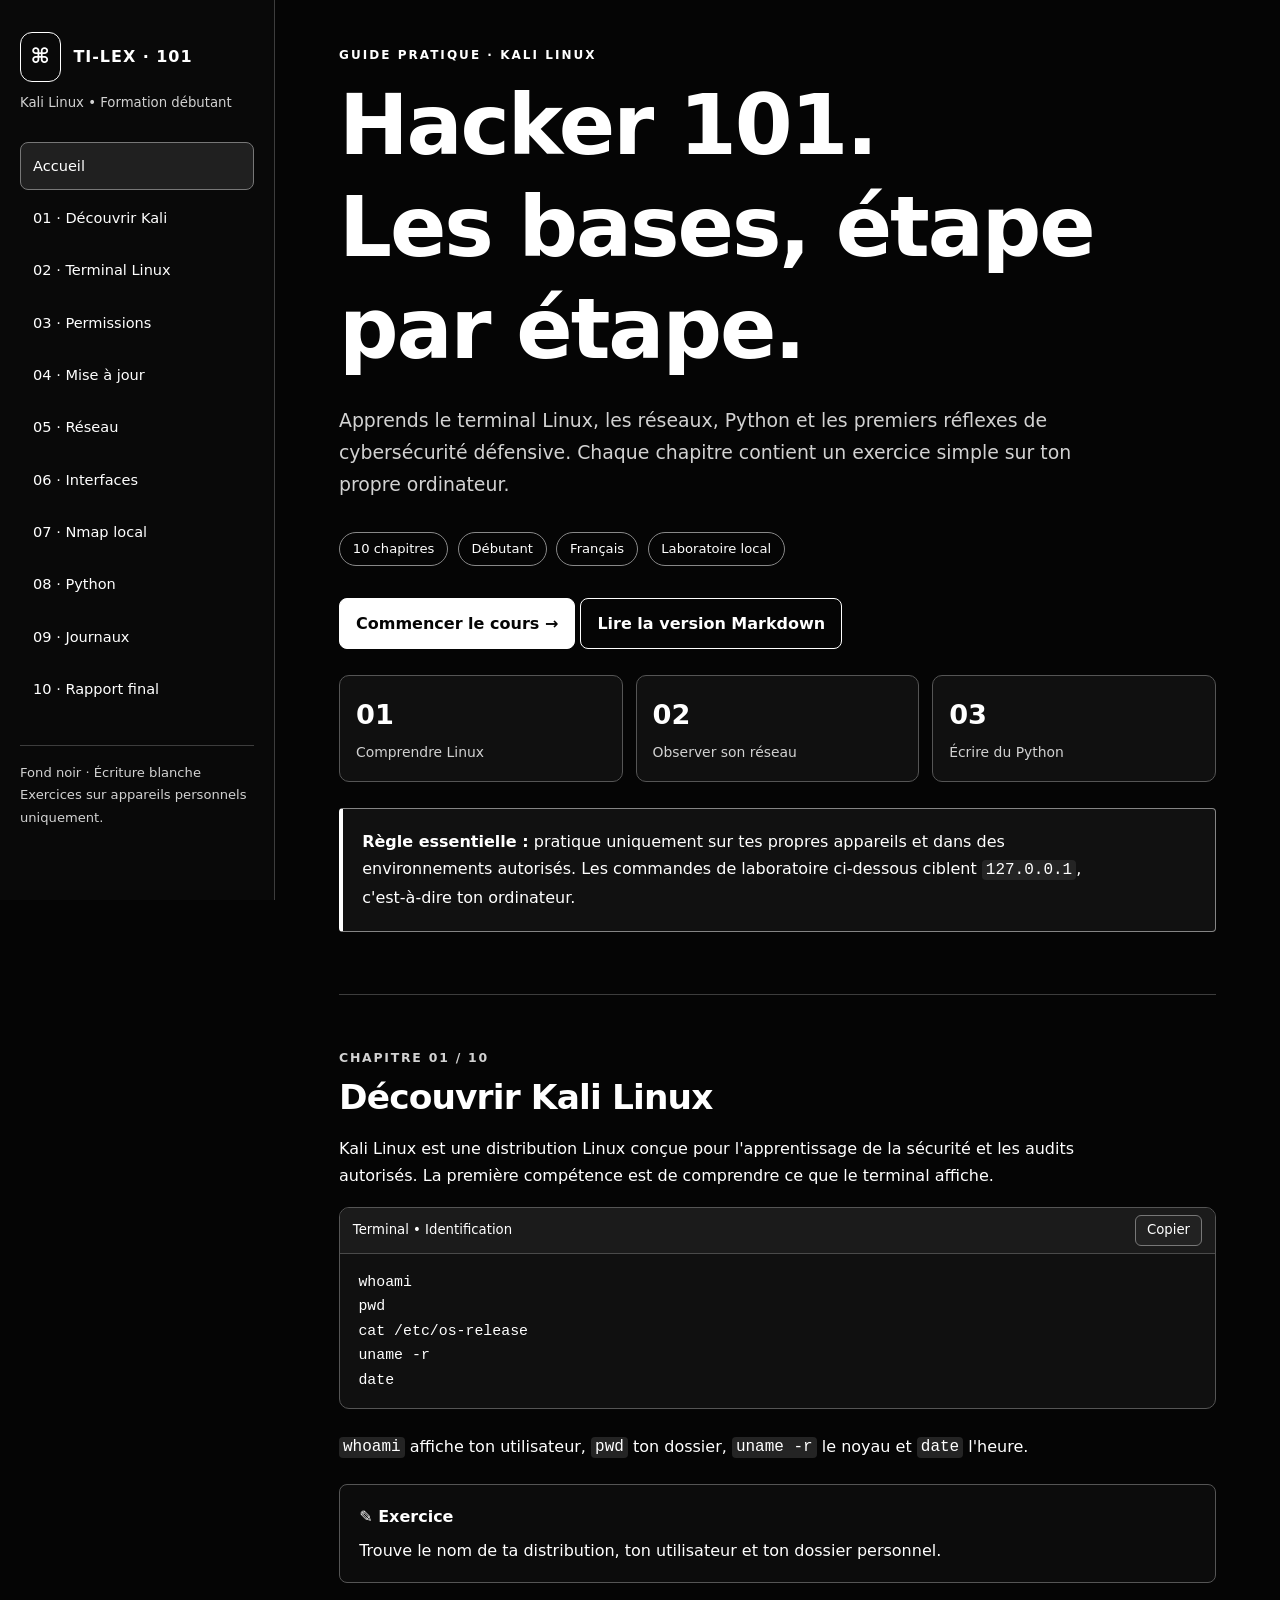
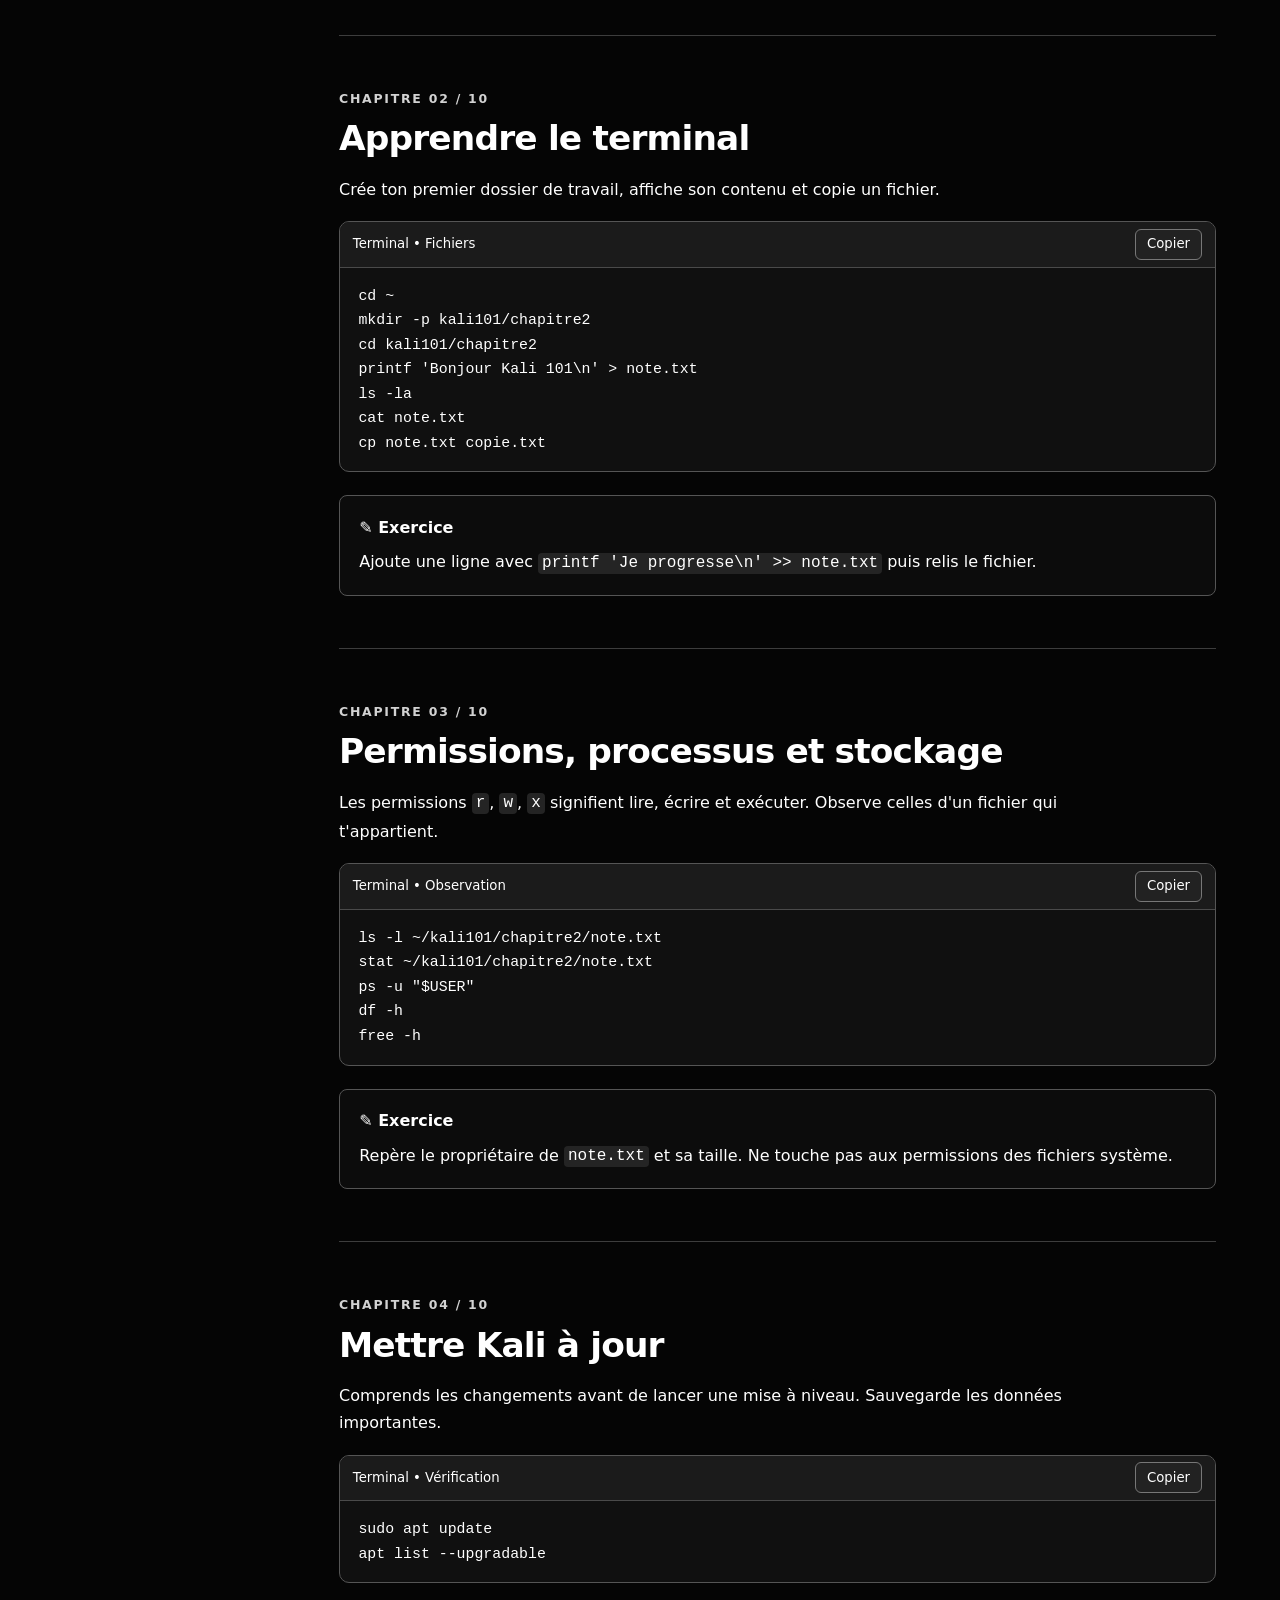
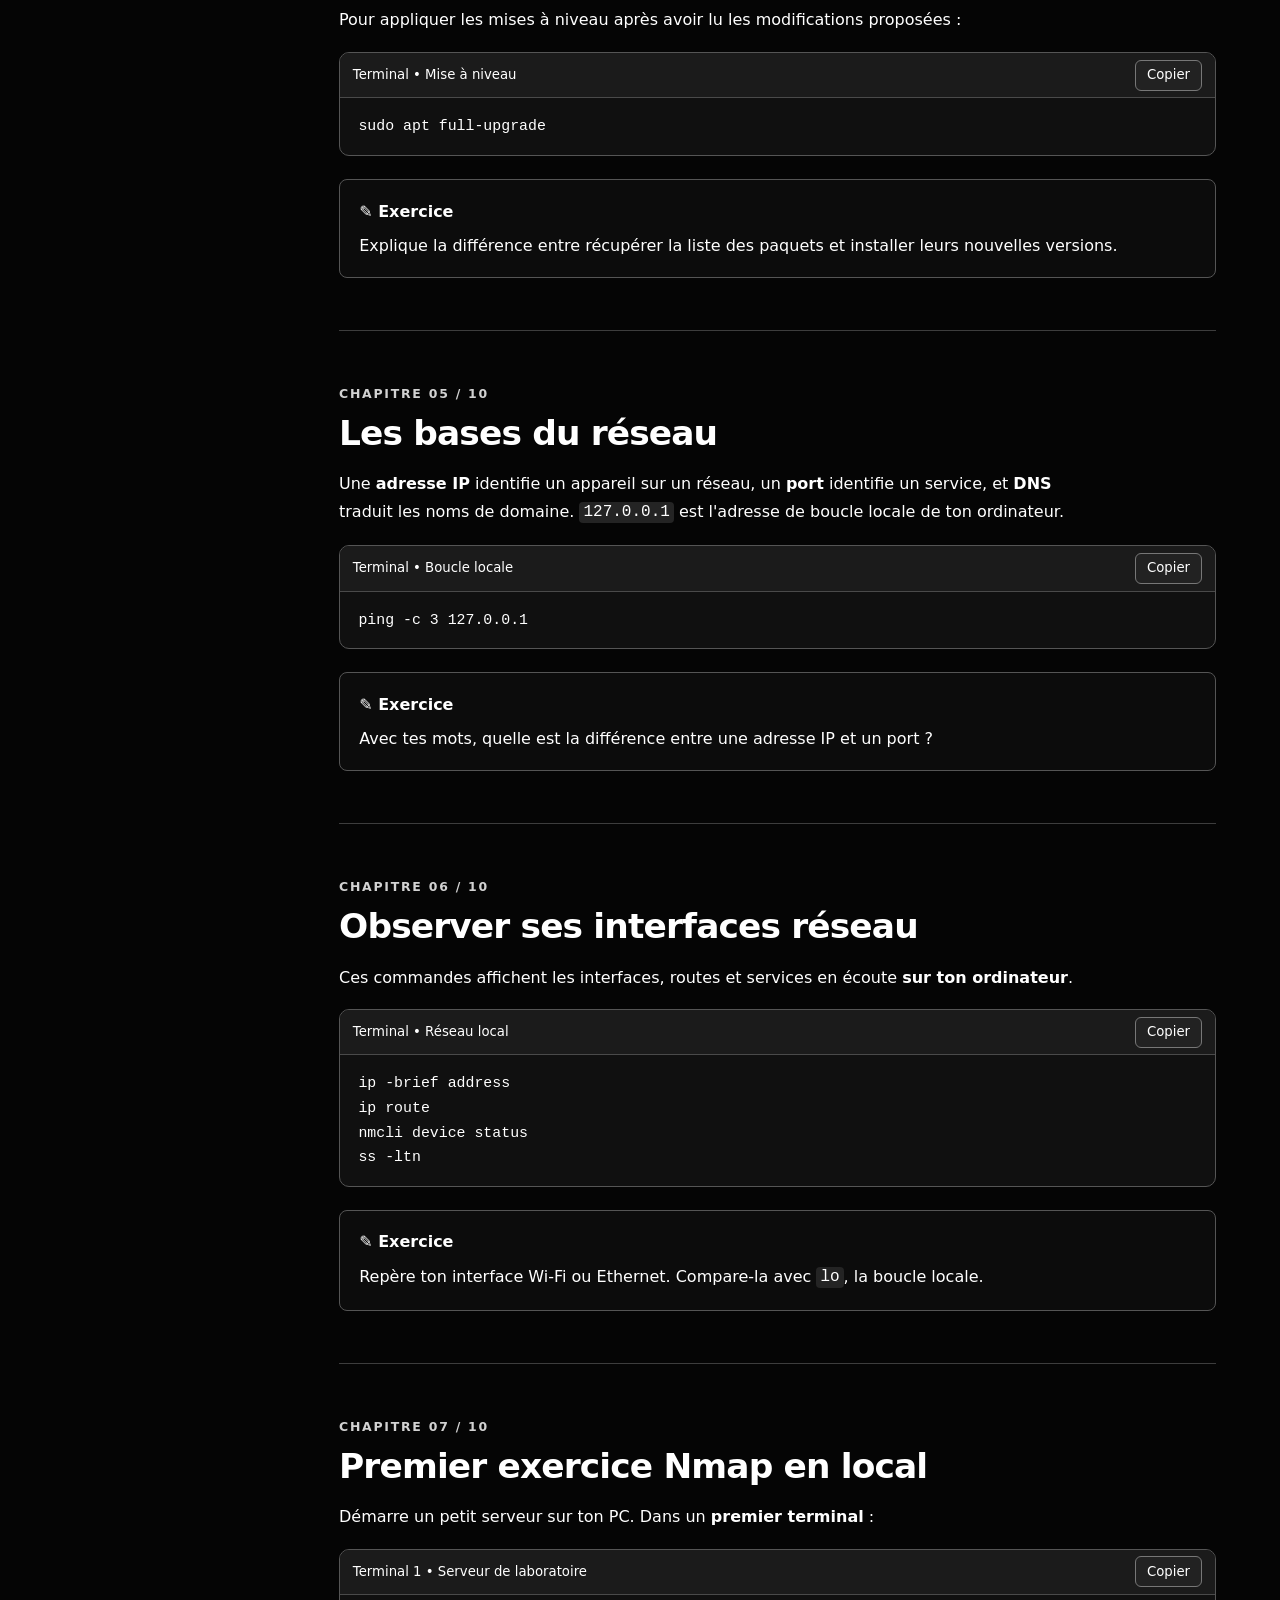
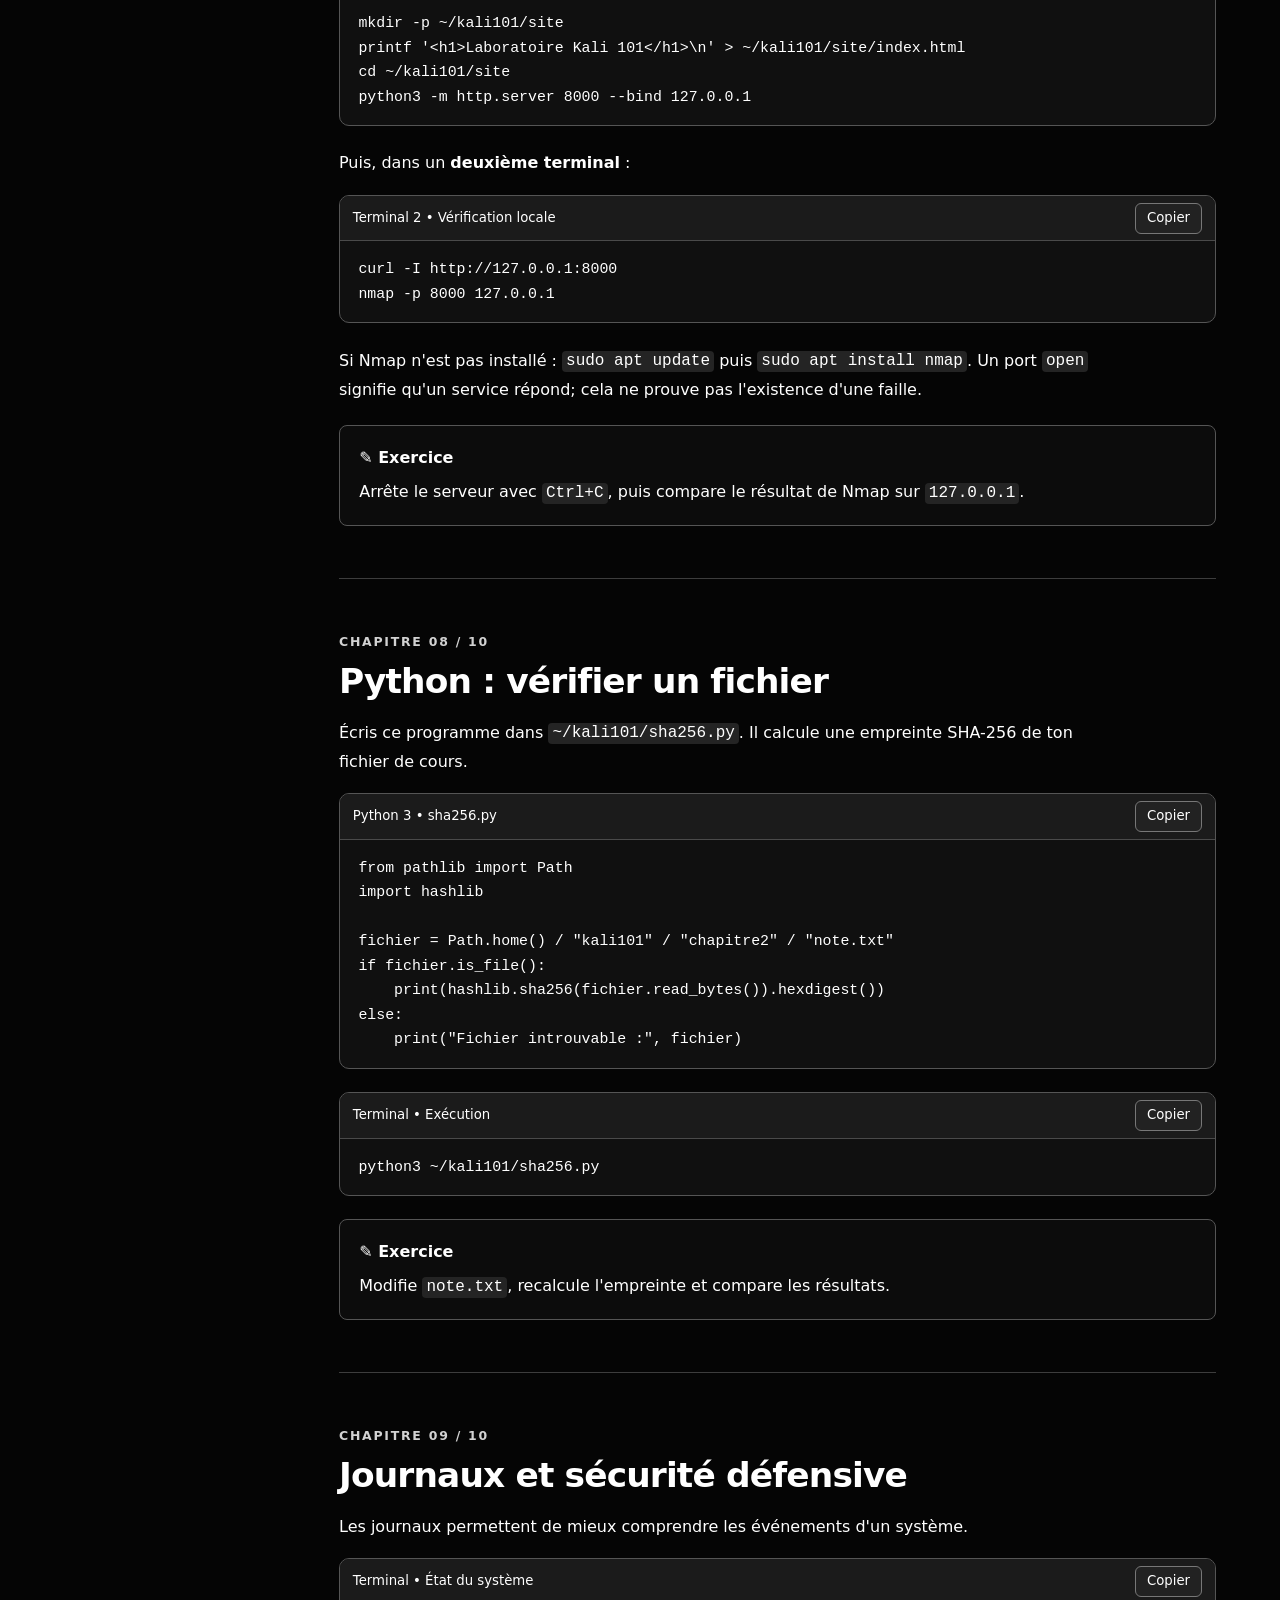
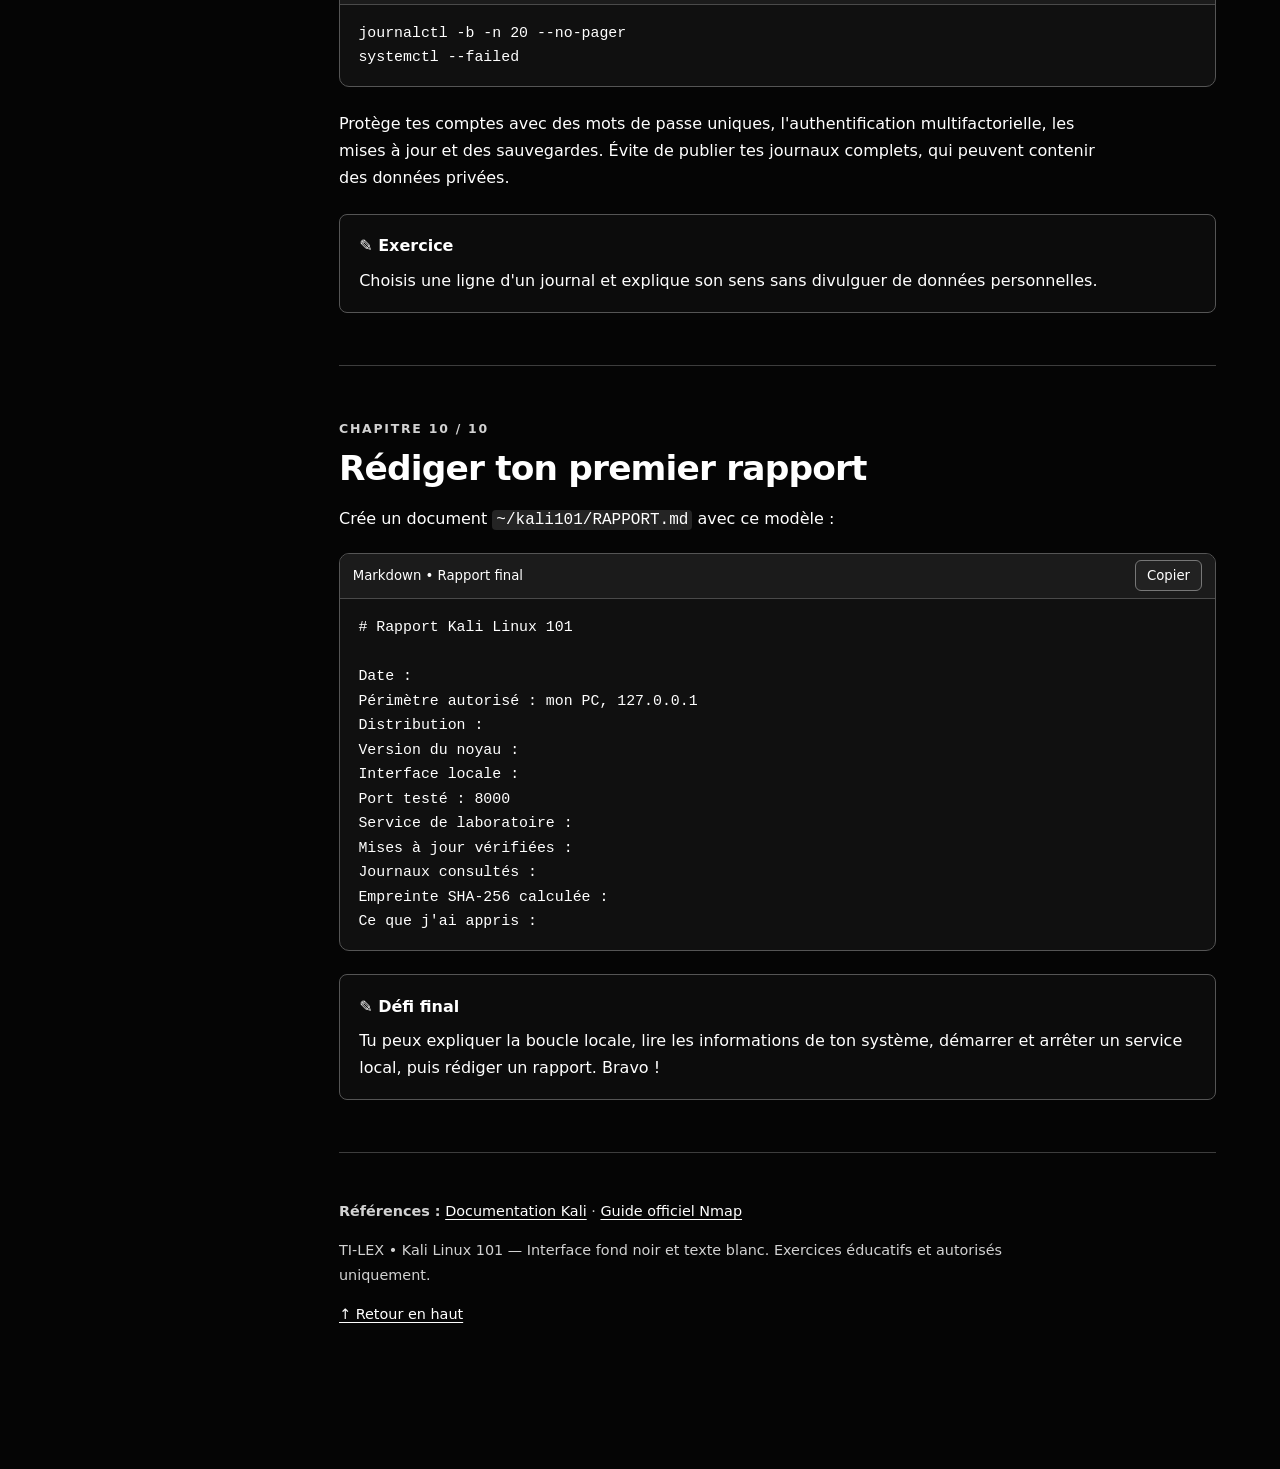
<file: index.html>
<!doctype html>
<html lang="fr">
<head>
  <meta charset="utf-8">
  <meta name="viewport" content="width=device-width,initial-scale=1">
  <meta name="theme-color" content="#050505">
  <meta name="description" content="Kali Linux 101 — cours pour débutants. Thème noir, écriture blanche.">
  <title>TI-LEX • Kali Linux 101</title>
  <style>
    :root{color-scheme:dark;--bg:#050505;--panel:#0b0b0b;--panel2:#111;--text:#fff;--muted:#d2d2d2;--border:#3d3d3d;--focus:#fff}
    *{box-sizing:border-box}
    html{scroll-behavior:smooth;scroll-padding-top:2rem}
    body{margin:0;background:var(--bg);color:var(--text);font:16px/1.7 system-ui,-apple-system,"Segoe UI",sans-serif}
    a{color:var(--text);text-underline-offset:3px}
    a:hover{text-decoration-thickness:2px}
    button{font:inherit;cursor:pointer}
    :focus-visible{outline:2px solid var(--focus);outline-offset:4px}
    .skip{position:absolute;top:-100px;left:1rem;background:#fff;color:#000;padding:.5rem 1rem;z-index:30}
    .skip:focus{top:1rem}
    .shell{display:grid;grid-template-columns:minmax(225px,275px) minmax(0,1fr);min-height:100vh}
    .sidebar{background:#090909;border-right:1px solid var(--border);position:sticky;top:0;height:100vh;overflow:auto;padding:2rem 1.25rem}
    .brand{display:flex;align-items:center;gap:.75rem;font-size:1rem;letter-spacing:.06em;font-weight:800}
    .brand-icon{border:1px solid white;border-radius:12px;padding:.4rem .6rem;font-size:1.3rem}
    .subtitle{font-size:.83rem;color:var(--muted);margin:.6rem 0 1.75rem}
    .sidebar nav{display:grid;gap:.3rem}
    .sidebar nav a{display:block;padding:.65rem .75rem;border:1px solid transparent;border-radius:8px;text-decoration:none;font-size:.91rem}
    .sidebar nav a:hover,.sidebar nav a.active{background:#202020;border-color:#777}
    .sidebar .small{border-top:1px solid var(--border);margin-top:2rem;padding-top:1rem;font-size:.82rem;color:var(--muted)}
    main{max-width:1040px;width:100%;margin:0 auto;padding:2.8rem clamp(1.1rem,5vw,5rem) 7rem}
    .eyebrow{text-transform:uppercase;letter-spacing:.17em;font-weight:750;font-size:.75rem}
    h1,h2,h3{line-height:1.23;letter-spacing:-.025em}
    h1{font-size:clamp(2.45rem,7vw,5.2rem);margin:.6rem 0 1.4rem}
    h2{font-size:clamp(1.55rem,3.5vw,2.15rem);margin:0 0 1rem}
    h3{font-size:1.1rem;margin-top:1.5rem}
    .lead{font-size:1.18rem;color:var(--muted);max-width:65ch}
    .hero{padding-bottom:2.3rem;border-bottom:1px solid var(--border)}
    .tagline{display:flex;flex-wrap:wrap;gap:.6rem;margin:2rem 0}
    .tag{border:1px solid #888;border-radius:999px;padding:.28rem .8rem;font-size:.82rem}
    .btn{display:inline-flex;align-items:center;justify-content:center;gap:.4rem;background:#fff;color:#050505;border:1px solid #fff;border-radius:8px;padding:.7rem 1rem;font-weight:750;text-decoration:none}
    .btn:hover{background:#dadada}
    .btn.secondary{background:#050505;color:#fff}
    .btn.secondary:hover{background:#222}
    .chapter{padding:3.25rem 0;border-bottom:1px solid var(--border)}
    .number{font-size:.78rem;letter-spacing:.14em;text-transform:uppercase;font-weight:800;color:var(--muted);margin-bottom:.5rem}
    p,li{max-width:75ch}
    .notice{border:1px solid #858585;border-left:4px solid #fff;background:#111;padding:1rem 1.2rem;border-radius:4px;margin:1.6rem 0}
    .notice p{margin:.2rem 0}
    .code-wrap{border:1px solid #555;border-radius:10px;overflow:hidden;margin:1.15rem 0 1.45rem;background:#101010}
    .code-header{display:flex;justify-content:space-between;align-items:center;gap:1rem;border-bottom:1px solid #4a4a4a;background:#1b1b1b;padding:.42rem .8rem;font-size:.83rem}
    .copy{color:#fff;background:#222;border:1px solid #777;border-radius:6px;padding:.2rem .7rem}
    .copy:hover{background:#333}
    pre{margin:0;overflow-x:auto;padding:1rem 1.15rem;color:#fff;font: .93rem/1.65 ui-monospace,SFMono-Regular,Consolas,"Liberation Mono",monospace}
    code{font-family:ui-monospace,SFMono-Regular,Consolas,monospace;background:#242424;color:white;padding:.08rem .25rem;border-radius:4px}
    pre code{background:none;padding:0}
    .exercise{border:1px solid #555;background:#0c0c0c;padding:1.1rem 1.2rem;border-radius:8px;margin-top:1.4rem}
    .exercise strong{display:block;margin-bottom:.45rem}
    .cards{display:grid;grid-template-columns:repeat(auto-fit,minmax(170px,1fr));gap:.8rem;margin-top:1.6rem}
    .card{border:1px solid #555;border-radius:10px;padding:1rem;background:#101010}
    .card strong{display:block;font-size:1.7rem}
    .card span{color:var(--muted);font-size:.87rem}
    .toplink{display:inline-block;margin-top:1.3rem;font-size:.84rem}
    footer{padding-top:2rem;color:var(--muted);font-size:.9rem}
    .menu-toggle{display:none}
    @media(max-width:760px){
      .shell{display:block}
      .sidebar{position:relative;height:auto;overflow:visible;border-right:0;border-bottom:1px solid var(--border);padding:1rem}
      .sidebar .subtitle,.sidebar .small{display:none}
      .sidebar nav{display:none;margin-top:1rem}
      .sidebar nav.open{display:grid}
      .sidebar-top{display:flex;align-items:center;justify-content:space-between}
      .menu-toggle{display:block;background:#151515;color:#fff;border:1px solid #888;border-radius:8px;padding:.35rem .7rem}
      main{padding-top:1.9rem}
      .chapter{padding:2.4rem 0}
    }
    @media(prefers-reduced-motion:reduce){html{scroll-behavior:auto}}
  </style>
</head>
<body>
<a class="skip" href="#contenu">Aller au cours</a>
<div class="shell">
<aside class="sidebar">
  <div class="sidebar-top">
    <div class="brand"><span class="brand-icon" aria-hidden="true">⌘</span> TI-LEX · 101</div>
    <button class="menu-toggle" type="button" aria-expanded="false" aria-controls="navigation">☰ Chapitres</button>
  </div>
  <p class="subtitle">Kali Linux • Formation débutant</p>
  <nav id="navigation" aria-label="Chapitres du cours">
    <a href="#accueil">Accueil</a>
    <a href="#chapitre-1">01 · Découvrir Kali</a>
    <a href="#chapitre-2">02 · Terminal Linux</a>
    <a href="#chapitre-3">03 · Permissions</a>
    <a href="#chapitre-4">04 · Mise à jour</a>
    <a href="#chapitre-5">05 · Réseau</a>
    <a href="#chapitre-6">06 · Interfaces</a>
    <a href="#chapitre-7">07 · Nmap local</a>
    <a href="#chapitre-8">08 · Python</a>
    <a href="#chapitre-9">09 · Journaux</a>
    <a href="#chapitre-10">10 · Rapport final</a>
  </nav>
  <p class="small">Fond noir · Écriture blanche<br>Exercices sur appareils personnels uniquement.</p>
</aside>
<main id="contenu">
<header class="hero" id="accueil">
  <div class="eyebrow">Guide pratique · Kali Linux</div>
  <h1>Hacker 101.<br>Les bases, étape par étape.</h1>
  <p class="lead">Apprends le terminal Linux, les réseaux, Python et les premiers réflexes de cybersécurité défensive. Chaque chapitre contient un exercice simple sur ton propre ordinateur.</p>
  <div class="tagline"><span class="tag">10 chapitres</span><span class="tag">Débutant</span><span class="tag">Français</span><span class="tag">Laboratoire local</span></div>
  <a class="btn" href="#chapitre-1">Commencer le cours →</a>
  <a class="btn secondary" href="COURS_KALI_101.md">Lire la version Markdown</a>
  <div class="cards"><div class="card"><strong>01</strong><span>Comprendre Linux</span></div><div class="card"><strong>02</strong><span>Observer son réseau</span></div><div class="card"><strong>03</strong><span>Écrire du Python</span></div></div>
  <div class="notice"><p><strong>Règle essentielle :</strong> pratique uniquement sur tes propres appareils et dans des environnements autorisés. Les commandes de laboratoire ci-dessous ciblent <code>127.0.0.1</code>, c'est-à-dire ton ordinateur.</p></div>
</header>
<section class="chapter" id="chapitre-1">
  <div class="number">Chapitre 01 / 10</div><h2>Découvrir Kali Linux</h2>
  <p>Kali Linux est une distribution Linux conçue pour l'apprentissage de la sécurité et les audits autorisés. La première compétence est de comprendre ce que le terminal affiche.</p>
  <div class="code-wrap"><div class="code-header"><span>Terminal • Identification</span><button type="button" class="copy">Copier</button></div><pre><code>whoami
pwd
cat /etc/os-release
uname -r
date</code></pre></div>
  <p><code>whoami</code> affiche ton utilisateur, <code>pwd</code> ton dossier, <code>uname -r</code> le noyau et <code>date</code> l'heure.</p>
  <div class="exercise"><strong>✎ Exercice</strong> Trouve le nom de ta distribution, ton utilisateur et ton dossier personnel.</div>
</section>
<section class="chapter" id="chapitre-2">
  <div class="number">Chapitre 02 / 10</div><h2>Apprendre le terminal</h2>
  <p>Crée ton premier dossier de travail, affiche son contenu et copie un fichier.</p>
  <div class="code-wrap"><div class="code-header"><span>Terminal • Fichiers</span><button type="button" class="copy">Copier</button></div><pre><code>cd ~
mkdir -p kali101/chapitre2
cd kali101/chapitre2
printf 'Bonjour Kali 101\n' > note.txt
ls -la
cat note.txt
cp note.txt copie.txt</code></pre></div>
  <div class="exercise"><strong>✎ Exercice</strong> Ajoute une ligne avec <code>printf 'Je progresse\n' >> note.txt</code> puis relis le fichier.</div>
</section>
<section class="chapter" id="chapitre-3">
  <div class="number">Chapitre 03 / 10</div><h2>Permissions, processus et stockage</h2>
  <p>Les permissions <code>r</code>, <code>w</code>, <code>x</code> signifient lire, écrire et exécuter. Observe celles d'un fichier qui t'appartient.</p>
  <div class="code-wrap"><div class="code-header"><span>Terminal • Observation</span><button type="button" class="copy">Copier</button></div><pre><code>ls -l ~/kali101/chapitre2/note.txt
stat ~/kali101/chapitre2/note.txt
ps -u "$USER"
df -h
free -h</code></pre></div>
  <div class="exercise"><strong>✎ Exercice</strong> Repère le propriétaire de <code>note.txt</code> et sa taille. Ne touche pas aux permissions des fichiers système.</div>
</section>
<section class="chapter" id="chapitre-4">
  <div class="number">Chapitre 04 / 10</div><h2>Mettre Kali à jour</h2>
  <p>Comprends les changements avant de lancer une mise à niveau. Sauvegarde les données importantes.</p>
  <div class="code-wrap"><div class="code-header"><span>Terminal • Vérification</span><button type="button" class="copy">Copier</button></div><pre><code>sudo apt update
apt list --upgradable</code></pre></div>
  <p>Pour appliquer les mises à niveau après avoir lu les modifications proposées :</p>
  <div class="code-wrap"><div class="code-header"><span>Terminal • Mise à niveau</span><button type="button" class="copy">Copier</button></div><pre><code>sudo apt full-upgrade</code></pre></div>
  <div class="exercise"><strong>✎ Exercice</strong> Explique la différence entre récupérer la liste des paquets et installer leurs nouvelles versions.</div>
</section>
<section class="chapter" id="chapitre-5">
  <div class="number">Chapitre 05 / 10</div><h2>Les bases du réseau</h2>
  <p>Une <strong>adresse IP</strong> identifie un appareil sur un réseau, un <strong>port</strong> identifie un service, et <strong>DNS</strong> traduit les noms de domaine. <code>127.0.0.1</code> est l'adresse de boucle locale de ton ordinateur.</p>
  <div class="code-wrap"><div class="code-header"><span>Terminal • Boucle locale</span><button type="button" class="copy">Copier</button></div><pre><code>ping -c 3 127.0.0.1</code></pre></div>
  <div class="exercise"><strong>✎ Exercice</strong> Avec tes mots, quelle est la différence entre une adresse IP et un port ?</div>
</section>
<section class="chapter" id="chapitre-6">
  <div class="number">Chapitre 06 / 10</div><h2>Observer ses interfaces réseau</h2>
  <p>Ces commandes affichent les interfaces, routes et services en écoute <strong>sur ton ordinateur</strong>.</p>
  <div class="code-wrap"><div class="code-header"><span>Terminal • Réseau local</span><button type="button" class="copy">Copier</button></div><pre><code>ip -brief address
ip route
nmcli device status
ss -ltn</code></pre></div>
  <div class="exercise"><strong>✎ Exercice</strong> Repère ton interface Wi-Fi ou Ethernet. Compare-la avec <code>lo</code>, la boucle locale.</div>
</section>
<section class="chapter" id="chapitre-7">
  <div class="number">Chapitre 07 / 10</div><h2>Premier exercice Nmap en local</h2>
  <p>Démarre un petit serveur sur ton PC. Dans un <strong>premier terminal</strong> :</p>
  <div class="code-wrap"><div class="code-header"><span>Terminal 1 • Serveur de laboratoire</span><button type="button" class="copy">Copier</button></div><pre><code>mkdir -p ~/kali101/site
printf '&lt;h1&gt;Laboratoire Kali 101&lt;/h1&gt;\n' > ~/kali101/site/index.html
cd ~/kali101/site
python3 -m http.server 8000 --bind 127.0.0.1</code></pre></div>
  <p>Puis, dans un <strong>deuxième terminal</strong> :</p>
  <div class="code-wrap"><div class="code-header"><span>Terminal 2 • Vérification locale</span><button type="button" class="copy">Copier</button></div><pre><code>curl -I http://127.0.0.1:8000
nmap -p 8000 127.0.0.1</code></pre></div>
  <p>Si Nmap n'est pas installé : <code>sudo apt update</code> puis <code>sudo apt install nmap</code>. Un port <code>open</code> signifie qu'un service répond; cela ne prouve pas l'existence d'une faille.</p>
  <div class="exercise"><strong>✎ Exercice</strong> Arrête le serveur avec <code>Ctrl+C</code>, puis compare le résultat de Nmap sur <code>127.0.0.1</code>.</div>
</section>
<section class="chapter" id="chapitre-8">
  <div class="number">Chapitre 08 / 10</div><h2>Python : vérifier un fichier</h2>
  <p>Écris ce programme dans <code>~/kali101/sha256.py</code>. Il calcule une empreinte SHA-256 de ton fichier de cours.</p>
  <div class="code-wrap"><div class="code-header"><span>Python 3 • sha256.py</span><button type="button" class="copy">Copier</button></div><pre><code>from pathlib import Path
import hashlib

fichier = Path.home() / "kali101" / "chapitre2" / "note.txt"
if fichier.is_file():
    print(hashlib.sha256(fichier.read_bytes()).hexdigest())
else:
    print("Fichier introuvable :", fichier)</code></pre></div>
  <div class="code-wrap"><div class="code-header"><span>Terminal • Exécution</span><button type="button" class="copy">Copier</button></div><pre><code>python3 ~/kali101/sha256.py</code></pre></div>
  <div class="exercise"><strong>✎ Exercice</strong> Modifie <code>note.txt</code>, recalcule l'empreinte et compare les résultats.</div>
</section>
<section class="chapter" id="chapitre-9">
  <div class="number">Chapitre 09 / 10</div><h2>Journaux et sécurité défensive</h2>
  <p>Les journaux permettent de mieux comprendre les événements d'un système.</p>
  <div class="code-wrap"><div class="code-header"><span>Terminal • État du système</span><button type="button" class="copy">Copier</button></div><pre><code>journalctl -b -n 20 --no-pager
systemctl --failed</code></pre></div>
  <p>Protège tes comptes avec des mots de passe uniques, l'authentification multifactorielle, les mises à jour et des sauvegardes. Évite de publier tes journaux complets, qui peuvent contenir des données privées.</p>
  <div class="exercise"><strong>✎ Exercice</strong> Choisis une ligne d'un journal et explique son sens sans divulguer de données personnelles.</div>
</section>
<section class="chapter" id="chapitre-10">
  <div class="number">Chapitre 10 / 10</div><h2>Rédiger ton premier rapport</h2>
  <p>Crée un document <code>~/kali101/RAPPORT.md</code> avec ce modèle :</p>
  <div class="code-wrap"><div class="code-header"><span>Markdown • Rapport final</span><button type="button" class="copy">Copier</button></div><pre><code># Rapport Kali Linux 101

Date :
Périmètre autorisé : mon PC, 127.0.0.1
Distribution :
Version du noyau :
Interface locale :
Port testé : 8000
Service de laboratoire :
Mises à jour vérifiées :
Journaux consultés :
Empreinte SHA-256 calculée :
Ce que j'ai appris :
</code></pre></div>
  <div class="exercise"><strong>✎ Défi final</strong> Tu peux expliquer la boucle locale, lire les informations de ton système, démarrer et arrêter un service local, puis rédiger un rapport. Bravo !</div>
</section>
<footer>
  <p><strong>Références :</strong> <a href="https://www.kali.org/docs/" rel="noopener noreferrer">Documentation Kali</a> · <a href="https://nmap.org/book/" rel="noopener noreferrer">Guide officiel Nmap</a></p>
  <p>TI-LEX • Kali Linux 101 — Interface fond noir et texte blanc. Exercices éducatifs et autorisés uniquement.</p>
  <a href="#accueil">↑ Retour en haut</a>
</footer>
</main></div>
<script>
  const toggle=document.querySelector(".menu-toggle");
  const nav=document.getElementById("navigation");
  toggle.addEventListener("click",()=>{
    const open=nav.classList.toggle("open");
    toggle.setAttribute("aria-expanded",String(open));
  });
  nav.querySelectorAll("a").forEach(a=>a.addEventListener("click",()=>{
    nav.classList.remove("open");
    toggle.setAttribute("aria-expanded","false");
  }));
  document.querySelectorAll(".copy").forEach(b=>b.addEventListener("click",async()=>{
    const code=b.closest(".code-wrap").querySelector("code").textContent;
    try{await navigator.clipboard.writeText(code);b.textContent="Copié ✓";}
    catch{b.textContent="Sélectionne le code";}
    setTimeout(()=>b.textContent="Copier",1800);
  }));
  if("IntersectionObserver" in window){
    const links=[...nav.querySelectorAll("a")];
    const obs=new IntersectionObserver(entries=>{
      entries.forEach(e=>{
        if(e.isIntersecting){
          links.forEach(a=>a.classList.toggle("active",a.getAttribute("href")==="#"+e.target.id));
        }
      });
    },{rootMargin:"-12% 0px -70% 0px"});
    document.querySelectorAll("header[id],section[id]").forEach(s=>obs.observe(s));
  }
</script>
</body>
</html>
</file>
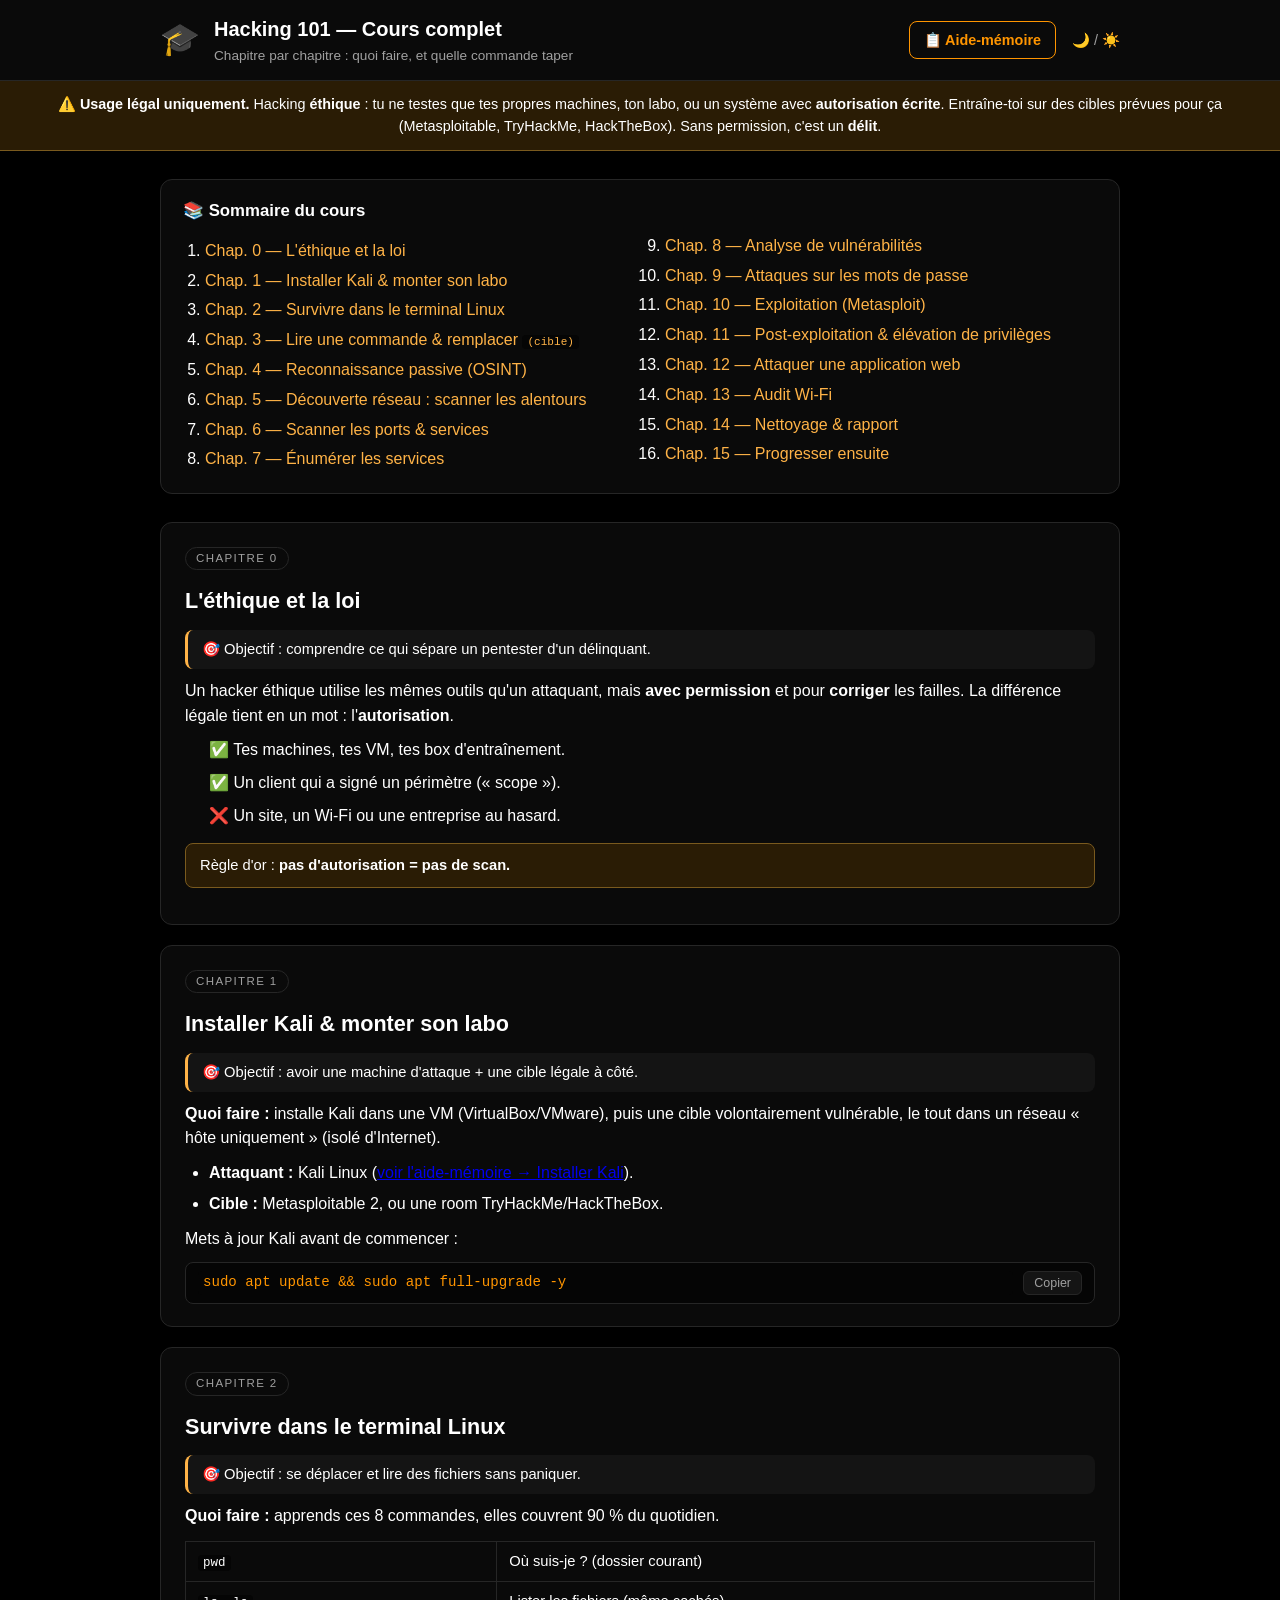
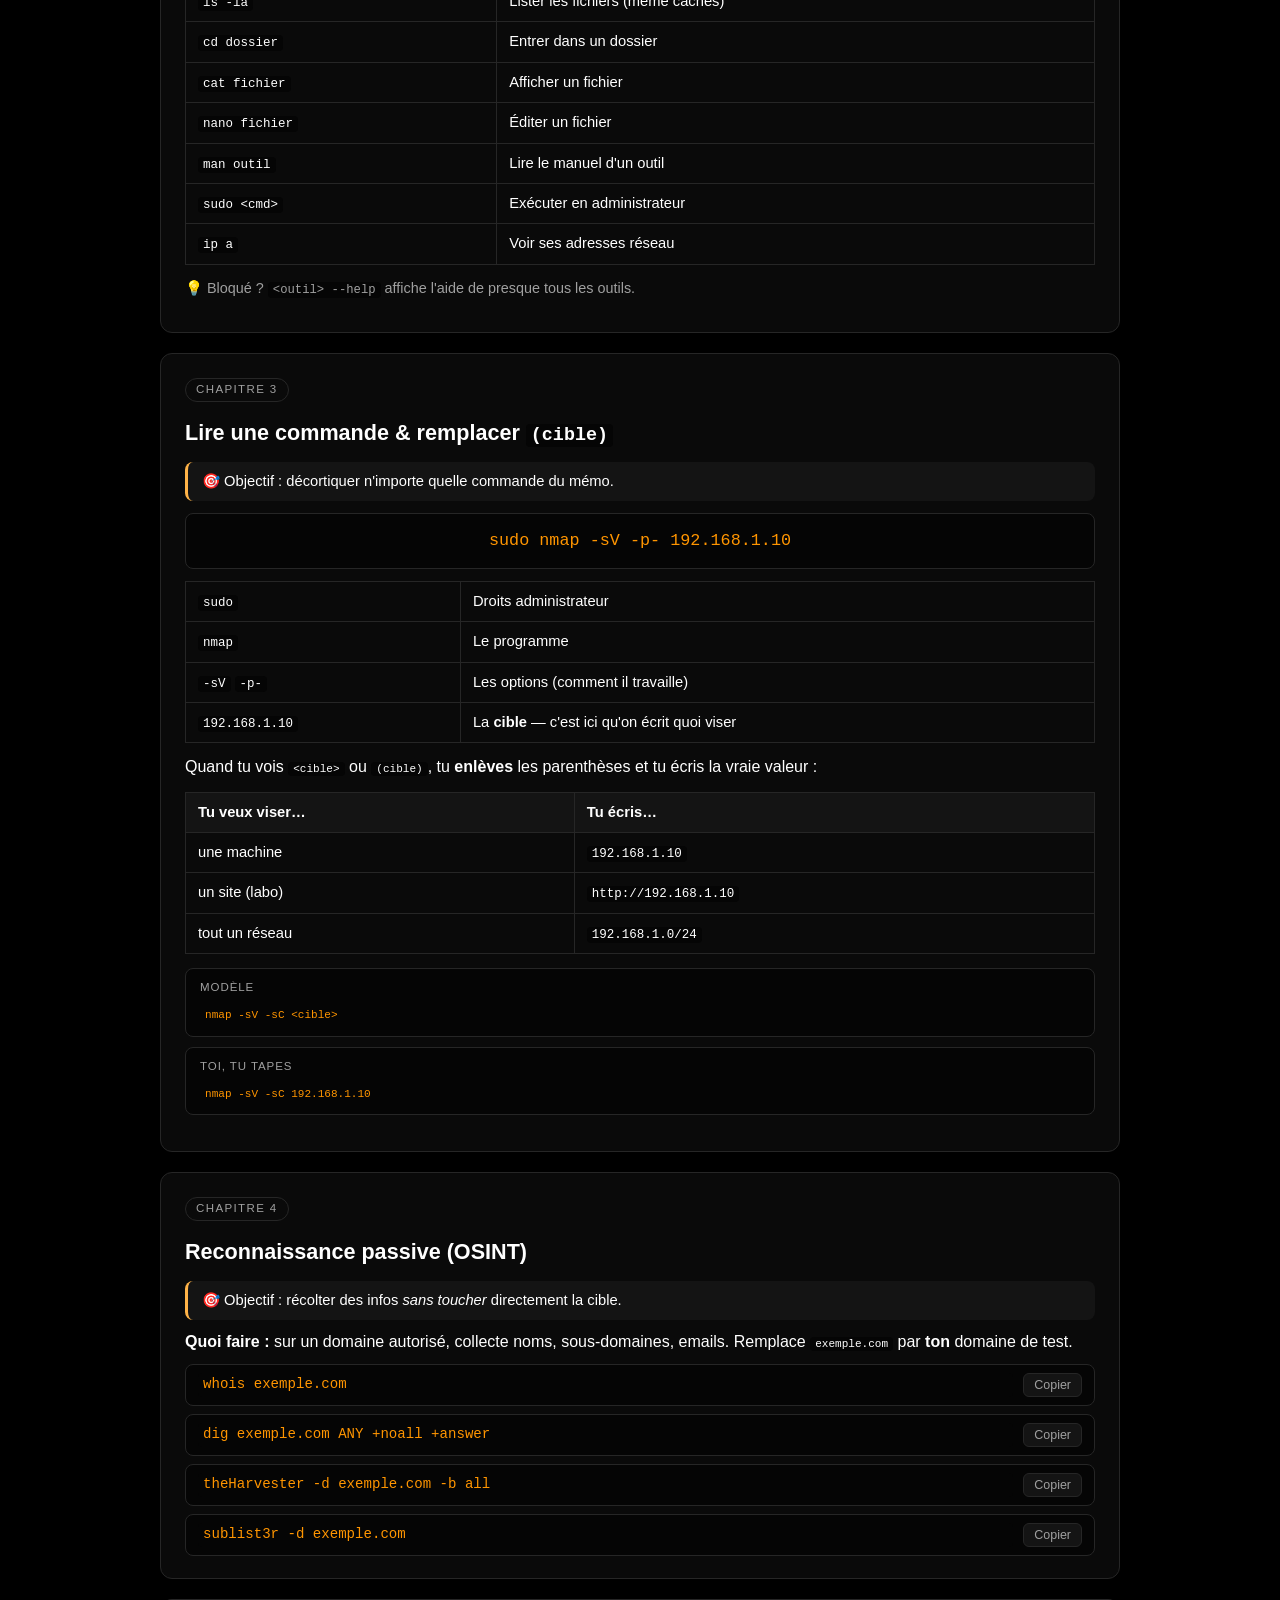
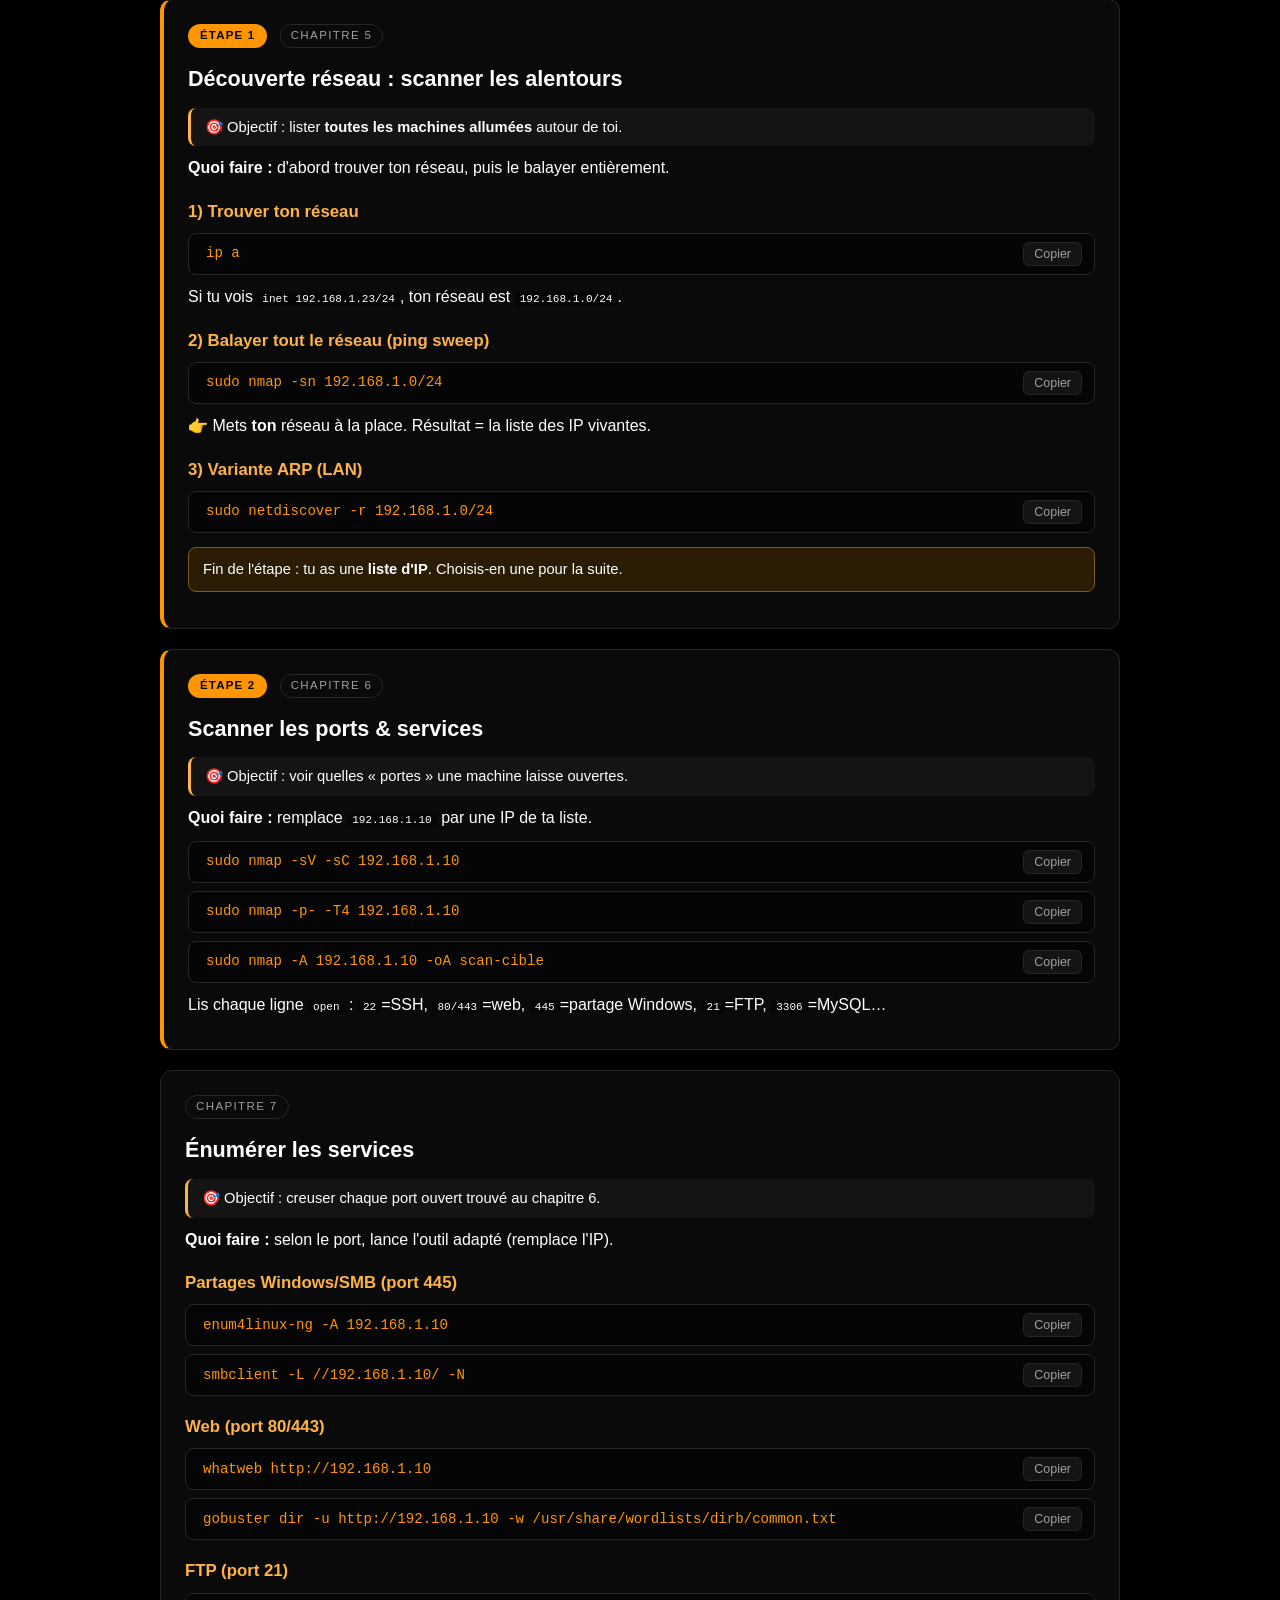
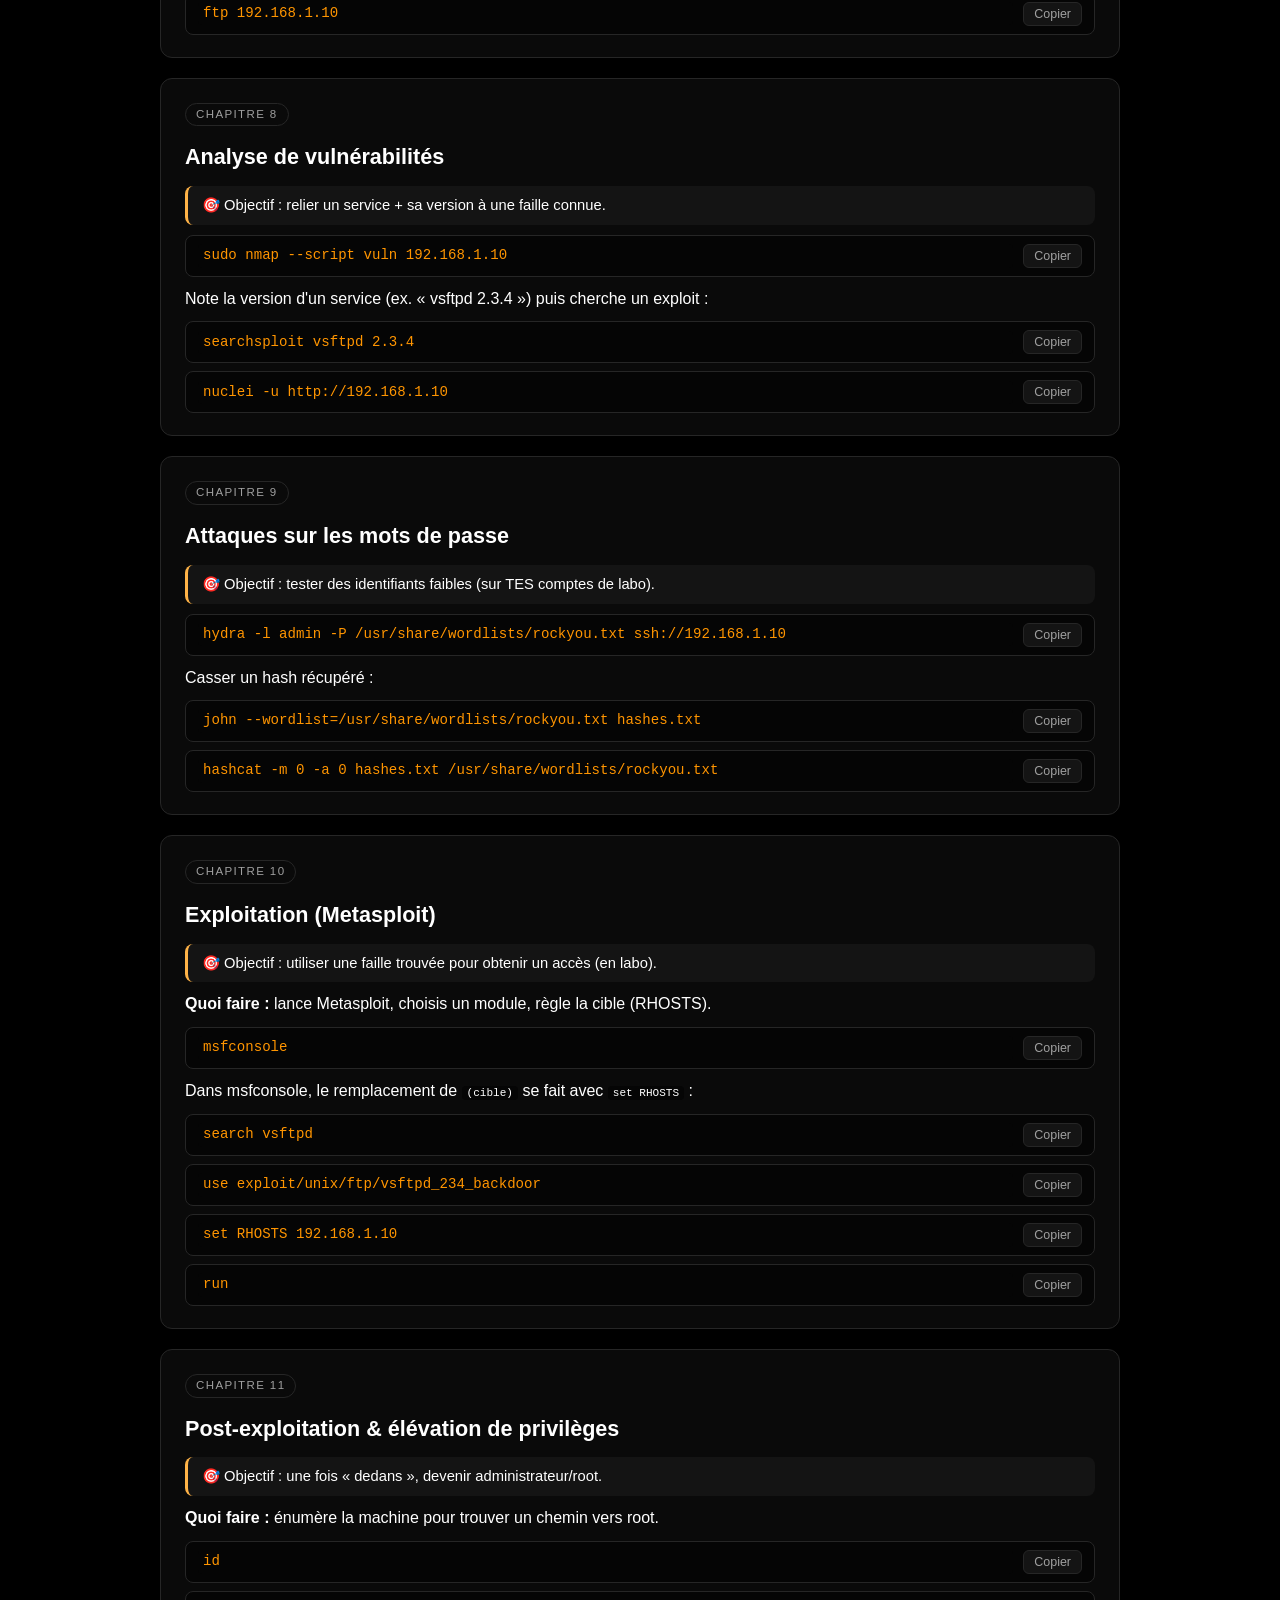
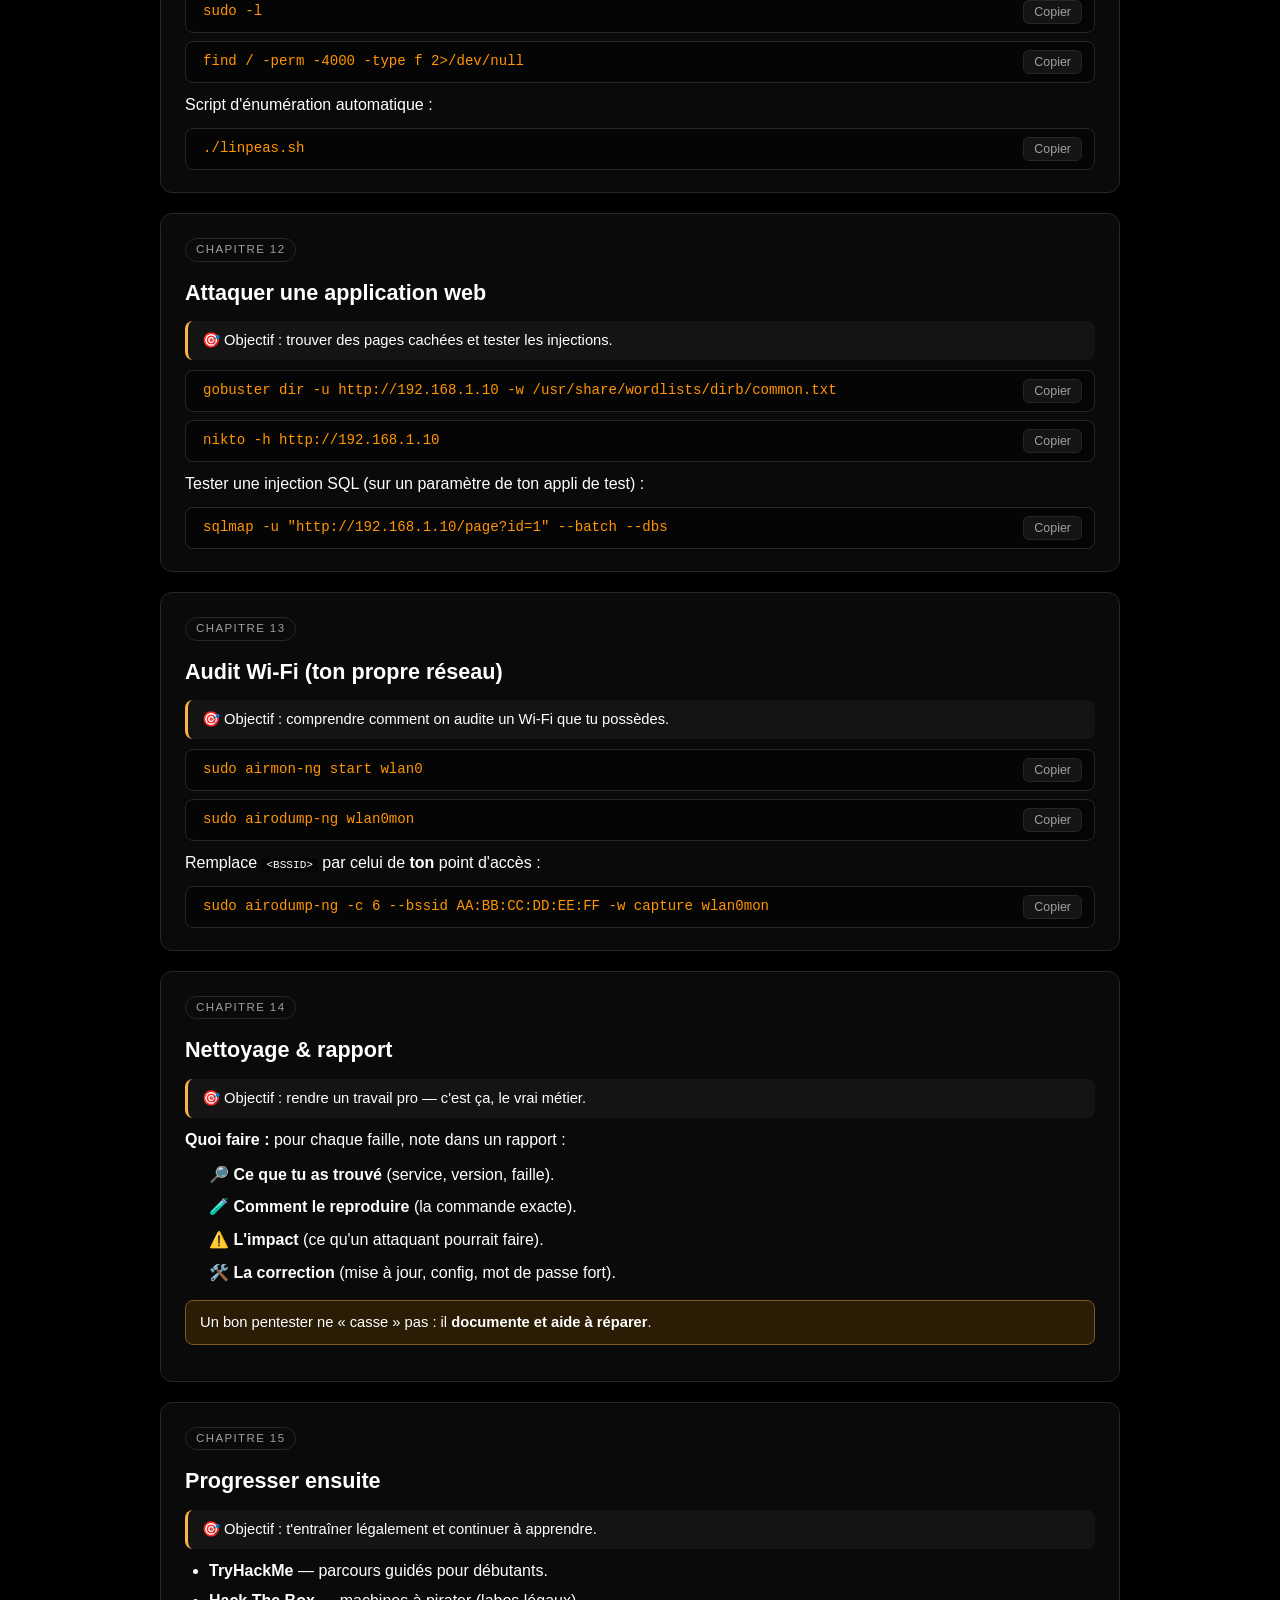
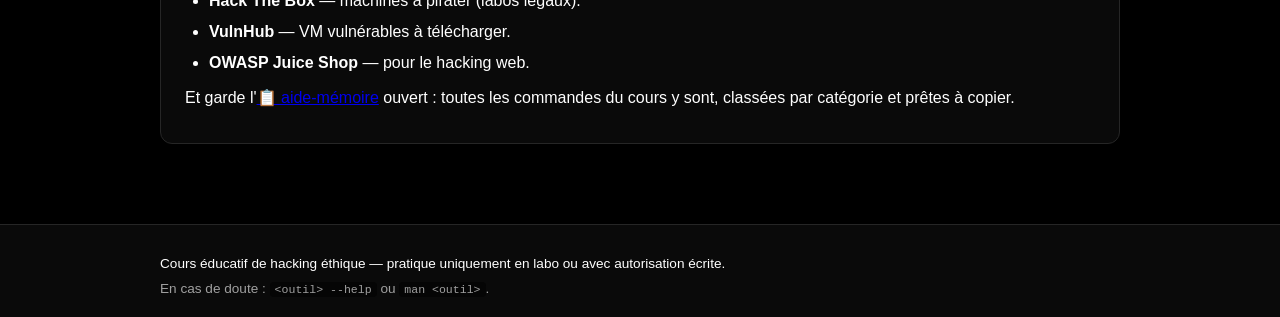
<file: cours.html>
<!DOCTYPE html>
<html lang="fr">
<head>
  <meta charset="UTF-8" />
  <meta name="viewport" content="width=device-width, initial-scale=1.0" />
  <title>Hacking 101 — Cours complet</title>
  <meta name="description" content="Cours complet de hacking éthique, chapitre par chapitre : de l'installation de Kali au rapport final, avec les commandes à copier." />
  <link rel="stylesheet" href="assets/style.css" />
</head>
<body>
  <header class="site-header">
    <div class="wrap">
      <div class="brand">
        <span class="logo">🎓</span>
        <div>
          <h1>Hacking 101 — Cours complet</h1>
          <p class="tagline">Chapitre par chapitre : quoi faire, et quelle commande taper</p>
        </div>
      </div>
      <div class="nav">
        <a href="index.html" class="nav-link">📋 Aide-mémoire</a>
        <label class="theme-toggle">
          <input type="checkbox" id="themeToggle" />
          <span>🌙 / ☀️</span>
        </label>
      </div>
    </div>
  </header>

  <div class="legal-banner" role="note">
    ⚠️ <strong>Usage légal uniquement.</strong> Hacking <strong>éthique</strong> : tu ne testes que
    tes propres machines, ton labo, ou un système avec <strong>autorisation écrite</strong>.
    Entraîne-toi sur des cibles prévues pour ça (Metasploitable, TryHackMe, HackTheBox).
    Sans permission, c'est un <strong>délit</strong>.
  </div>

  <main class="wrap course">

    <!-- Sommaire -->
    <nav class="toc">
      <strong>📚 Sommaire du cours</strong>
      <ol>
        <li><a href="#ch0">Chap. 0 — L'éthique et la loi</a></li>
        <li><a href="#ch1">Chap. 1 — Installer Kali &amp; monter son labo</a></li>
        <li><a href="#ch2">Chap. 2 — Survivre dans le terminal Linux</a></li>
        <li><a href="#ch3">Chap. 3 — Lire une commande &amp; remplacer <code>(cible)</code></a></li>
        <li><a href="#ch4">Chap. 4 — Reconnaissance passive (OSINT)</a></li>
        <li><a href="#ch5">Chap. 5 — Découverte réseau : scanner les alentours</a></li>
        <li><a href="#ch6">Chap. 6 — Scanner les ports &amp; services</a></li>
        <li><a href="#ch7">Chap. 7 — Énumérer les services</a></li>
        <li><a href="#ch8">Chap. 8 — Analyse de vulnérabilités</a></li>
        <li><a href="#ch9">Chap. 9 — Attaques sur les mots de passe</a></li>
        <li><a href="#ch10">Chap. 10 — Exploitation (Metasploit)</a></li>
        <li><a href="#ch11">Chap. 11 — Post-exploitation &amp; élévation de privilèges</a></li>
        <li><a href="#ch12">Chap. 12 — Attaquer une application web</a></li>
        <li><a href="#ch13">Chap. 13 — Audit Wi-Fi</a></li>
        <li><a href="#ch14">Chap. 14 — Nettoyage &amp; rapport</a></li>
        <li><a href="#ch15">Chap. 15 — Progresser ensuite</a></li>
      </ol>
    </nav>

    <!-- CHAP 0 -->
    <section id="ch0" class="lesson">
      <div class="chap">CHAPITRE 0</div>
      <h2>L'éthique et la loi</h2>
      <p class="goal">🎯 Objectif : comprendre ce qui sépare un pentester d'un délinquant.</p>
      <p>Un hacker éthique utilise les mêmes outils qu'un attaquant, mais <strong>avec permission</strong>
      et pour <strong>corriger</strong> les failles. La différence légale tient en un mot : l'<strong>autorisation</strong>.</p>
      <ul class="check">
        <li>✅ Tes machines, tes VM, tes box d'entraînement.</li>
        <li>✅ Un client qui a signé un périmètre (« scope »).</li>
        <li>❌ Un site, un Wi-Fi ou une entreprise au hasard.</li>
      </ul>
      <div class="note">Règle d'or : <strong>pas d'autorisation = pas de scan.</strong></div>
    </section>

    <!-- CHAP 1 -->
    <section id="ch1" class="lesson">
      <div class="chap">CHAPITRE 1</div>
      <h2>Installer Kali &amp; monter son labo</h2>
      <p class="goal">🎯 Objectif : avoir une machine d'attaque + une cible légale à côté.</p>
      <p><strong>Quoi faire :</strong> installe Kali dans une VM (VirtualBox/VMware), puis une cible
      volontairement vulnérable, le tout dans un réseau « hôte uniquement » (isolé d'Internet).</p>
      <ul>
        <li><strong>Attaquant :</strong> Kali Linux (<a href="index.html">voir l'aide-mémoire → Installer Kali</a>).</li>
        <li><strong>Cible :</strong> Metasploitable 2, ou une room TryHackMe/HackTheBox.</li>
      </ul>
      <p>Mets à jour Kali avant de commencer :</p>
      <div class="cmd-code"><code>sudo apt update &amp;&amp; sudo apt full-upgrade -y</code><button class="copy-btn">Copier</button></div>
    </section>

    <!-- CHAP 2 -->
    <section id="ch2" class="lesson">
      <div class="chap">CHAPITRE 2</div>
      <h2>Survivre dans le terminal Linux</h2>
      <p class="goal">🎯 Objectif : se déplacer et lire des fichiers sans paniquer.</p>
      <p><strong>Quoi faire :</strong> apprends ces 8 commandes, elles couvrent 90 % du quotidien.</p>
      <table class="anatomy-table">
        <tr><td><code>pwd</code></td><td>Où suis-je ? (dossier courant)</td></tr>
        <tr><td><code>ls -la</code></td><td>Lister les fichiers (même cachés)</td></tr>
        <tr><td><code>cd dossier</code></td><td>Entrer dans un dossier</td></tr>
        <tr><td><code>cat fichier</code></td><td>Afficher un fichier</td></tr>
        <tr><td><code>nano fichier</code></td><td>Éditer un fichier</td></tr>
        <tr><td><code>man outil</code></td><td>Lire le manuel d'un outil</td></tr>
        <tr><td><code>sudo &lt;cmd&gt;</code></td><td>Exécuter en administrateur</td></tr>
        <tr><td><code>ip a</code></td><td>Voir ses adresses réseau</td></tr>
      </table>
      <p class="tip">💡 Bloqué ? <code>&lt;outil&gt; --help</code> affiche l'aide de presque tous les outils.</p>
    </section>

    <!-- CHAP 3 -->
    <section id="ch3" class="lesson">
      <div class="chap">CHAPITRE 3</div>
      <h2>Lire une commande &amp; remplacer <code>(cible)</code></h2>
      <p class="goal">🎯 Objectif : décortiquer n'importe quelle commande du mémo.</p>
      <div class="anatomy"><code>sudo nmap -sV -p- 192.168.1.10</code></div>
      <table class="anatomy-table">
        <tr><td><code>sudo</code></td><td>Droits administrateur</td></tr>
        <tr><td><code>nmap</code></td><td>Le programme</td></tr>
        <tr><td><code>-sV</code> <code>-p-</code></td><td>Les options (comment il travaille)</td></tr>
        <tr><td><code>192.168.1.10</code></td><td>La <strong>cible</strong> — c'est ici qu'on écrit quoi viser</td></tr>
      </table>
      <p>Quand tu vois <code>&lt;cible&gt;</code> ou <code>(cible)</code>, tu <strong>enlèves</strong> les
      parenthèses et tu écris la vraie valeur :</p>
      <table class="anatomy-table">
        <tr><th>Tu veux viser…</th><th>Tu écris…</th></tr>
        <tr><td>une machine</td><td><code>192.168.1.10</code></td></tr>
        <tr><td>un site (labo)</td><td><code>http://192.168.1.10</code></td></tr>
        <tr><td>tout un réseau</td><td><code>192.168.1.0/24</code></td></tr>
      </table>
      <div class="before-after">
        <div><span class="ba-label">Modèle</span><code>nmap -sV -sC &lt;cible&gt;</code></div>
        <div><span class="ba-label">Toi, tu tapes</span><code class="ok">nmap -sV -sC 192.168.1.10</code></div>
      </div>
    </section>

    <!-- CHAP 4 -->
    <section id="ch4" class="lesson">
      <div class="chap">CHAPITRE 4</div>
      <h2>Reconnaissance passive (OSINT)</h2>
      <p class="goal">🎯 Objectif : récolter des infos <em>sans toucher</em> directement la cible.</p>
      <p><strong>Quoi faire :</strong> sur un domaine autorisé, collecte noms, sous-domaines, emails.
      Remplace <code>exemple.com</code> par <strong>ton</strong> domaine de test.</p>
      <div class="cmd-code"><code>whois exemple.com</code><button class="copy-btn">Copier</button></div>
      <div class="cmd-code"><code>dig exemple.com ANY +noall +answer</code><button class="copy-btn">Copier</button></div>
      <div class="cmd-code"><code>theHarvester -d exemple.com -b all</code><button class="copy-btn">Copier</button></div>
      <div class="cmd-code"><code>sublist3r -d exemple.com</code><button class="copy-btn">Copier</button></div>
    </section>

    <!-- CHAP 5 -->
    <section id="ch5" class="lesson step">
      <div class="step-badge">ÉTAPE 1</div>
      <div class="chap">CHAPITRE 5</div>
      <h2>Découverte réseau : scanner les alentours</h2>
      <p class="goal">🎯 Objectif : lister <strong>toutes les machines allumées</strong> autour de toi.</p>
      <p><strong>Quoi faire :</strong> d'abord trouver ton réseau, puis le balayer entièrement.</p>
      <h3>1) Trouver ton réseau</h3>
      <div class="cmd-code"><code>ip a</code><button class="copy-btn">Copier</button></div>
      <p>Si tu vois <code>inet 192.168.1.23/24</code>, ton réseau est <code>192.168.1.0/24</code>.</p>
      <h3>2) Balayer tout le réseau (ping sweep)</h3>
      <div class="cmd-code"><code>sudo nmap -sn 192.168.1.0/24</code><button class="copy-btn">Copier</button></div>
      <p>👉 Mets <strong>ton</strong> réseau à la place. Résultat = la liste des IP vivantes.</p>
      <h3>3) Variante ARP (LAN)</h3>
      <div class="cmd-code"><code>sudo netdiscover -r 192.168.1.0/24</code><button class="copy-btn">Copier</button></div>
      <div class="note">Fin de l'étape : tu as une <strong>liste d'IP</strong>. Choisis-en une pour la suite.</div>
    </section>

    <!-- CHAP 6 -->
    <section id="ch6" class="lesson step">
      <div class="step-badge">ÉTAPE 2</div>
      <div class="chap">CHAPITRE 6</div>
      <h2>Scanner les ports &amp; services</h2>
      <p class="goal">🎯 Objectif : voir quelles « portes » une machine laisse ouvertes.</p>
      <p><strong>Quoi faire :</strong> remplace <code>192.168.1.10</code> par une IP de ta liste.</p>
      <div class="cmd-code"><code>sudo nmap -sV -sC 192.168.1.10</code><button class="copy-btn">Copier</button></div>
      <div class="cmd-code"><code>sudo nmap -p- -T4 192.168.1.10</code><button class="copy-btn">Copier</button></div>
      <div class="cmd-code"><code>sudo nmap -A 192.168.1.10 -oA scan-cible</code><button class="copy-btn">Copier</button></div>
      <p>Lis chaque ligne <code>open</code> : <code>22</code>=SSH, <code>80/443</code>=web,
      <code>445</code>=partage Windows, <code>21</code>=FTP, <code>3306</code>=MySQL…</p>
    </section>

    <!-- CHAP 7 -->
    <section id="ch7" class="lesson">
      <div class="chap">CHAPITRE 7</div>
      <h2>Énumérer les services</h2>
      <p class="goal">🎯 Objectif : creuser chaque port ouvert trouvé au chapitre 6.</p>
      <p><strong>Quoi faire :</strong> selon le port, lance l'outil adapté (remplace l'IP).</p>
      <h3>Partages Windows/SMB (port 445)</h3>
      <div class="cmd-code"><code>enum4linux-ng -A 192.168.1.10</code><button class="copy-btn">Copier</button></div>
      <div class="cmd-code"><code>smbclient -L //192.168.1.10/ -N</code><button class="copy-btn">Copier</button></div>
      <h3>Web (port 80/443)</h3>
      <div class="cmd-code"><code>whatweb http://192.168.1.10</code><button class="copy-btn">Copier</button></div>
      <div class="cmd-code"><code>gobuster dir -u http://192.168.1.10 -w /usr/share/wordlists/dirb/common.txt</code><button class="copy-btn">Copier</button></div>
      <h3>FTP (port 21)</h3>
      <div class="cmd-code"><code>ftp 192.168.1.10</code><button class="copy-btn">Copier</button></div>
    </section>

    <!-- CHAP 8 -->
    <section id="ch8" class="lesson">
      <div class="chap">CHAPITRE 8</div>
      <h2>Analyse de vulnérabilités</h2>
      <p class="goal">🎯 Objectif : relier un service + sa version à une faille connue.</p>
      <div class="cmd-code"><code>sudo nmap --script vuln 192.168.1.10</code><button class="copy-btn">Copier</button></div>
      <p>Note la version d'un service (ex. « vsftpd 2.3.4 ») puis cherche un exploit :</p>
      <div class="cmd-code"><code>searchsploit vsftpd 2.3.4</code><button class="copy-btn">Copier</button></div>
      <div class="cmd-code"><code>nuclei -u http://192.168.1.10</code><button class="copy-btn">Copier</button></div>
    </section>

    <!-- CHAP 9 -->
    <section id="ch9" class="lesson">
      <div class="chap">CHAPITRE 9</div>
      <h2>Attaques sur les mots de passe</h2>
      <p class="goal">🎯 Objectif : tester des identifiants faibles (sur TES comptes de labo).</p>
      <div class="cmd-code"><code>hydra -l admin -P /usr/share/wordlists/rockyou.txt ssh://192.168.1.10</code><button class="copy-btn">Copier</button></div>
      <p>Casser un hash récupéré :</p>
      <div class="cmd-code"><code>john --wordlist=/usr/share/wordlists/rockyou.txt hashes.txt</code><button class="copy-btn">Copier</button></div>
      <div class="cmd-code"><code>hashcat -m 0 -a 0 hashes.txt /usr/share/wordlists/rockyou.txt</code><button class="copy-btn">Copier</button></div>
    </section>

    <!-- CHAP 10 -->
    <section id="ch10" class="lesson">
      <div class="chap">CHAPITRE 10</div>
      <h2>Exploitation (Metasploit)</h2>
      <p class="goal">🎯 Objectif : utiliser une faille trouvée pour obtenir un accès (en labo).</p>
      <p><strong>Quoi faire :</strong> lance Metasploit, choisis un module, règle la cible (RHOSTS).</p>
      <div class="cmd-code"><code>msfconsole</code><button class="copy-btn">Copier</button></div>
      <p>Dans msfconsole, le remplacement de <code>(cible)</code> se fait avec <code>set RHOSTS</code> :</p>
      <div class="cmd-code"><code>search vsftpd</code><button class="copy-btn">Copier</button></div>
      <div class="cmd-code"><code>use exploit/unix/ftp/vsftpd_234_backdoor</code><button class="copy-btn">Copier</button></div>
      <div class="cmd-code"><code>set RHOSTS 192.168.1.10</code><button class="copy-btn">Copier</button></div>
      <div class="cmd-code"><code>run</code><button class="copy-btn">Copier</button></div>
    </section>

    <!-- CHAP 11 -->
    <section id="ch11" class="lesson">
      <div class="chap">CHAPITRE 11</div>
      <h2>Post-exploitation &amp; élévation de privilèges</h2>
      <p class="goal">🎯 Objectif : une fois « dedans », devenir administrateur/root.</p>
      <p><strong>Quoi faire :</strong> énumère la machine pour trouver un chemin vers root.</p>
      <div class="cmd-code"><code>id</code><button class="copy-btn">Copier</button></div>
      <div class="cmd-code"><code>sudo -l</code><button class="copy-btn">Copier</button></div>
      <div class="cmd-code"><code>find / -perm -4000 -type f 2>/dev/null</code><button class="copy-btn">Copier</button></div>
      <p>Script d'énumération automatique :</p>
      <div class="cmd-code"><code>./linpeas.sh</code><button class="copy-btn">Copier</button></div>
    </section>

    <!-- CHAP 12 -->
    <section id="ch12" class="lesson">
      <div class="chap">CHAPITRE 12</div>
      <h2>Attaquer une application web</h2>
      <p class="goal">🎯 Objectif : trouver des pages cachées et tester les injections.</p>
      <div class="cmd-code"><code>gobuster dir -u http://192.168.1.10 -w /usr/share/wordlists/dirb/common.txt</code><button class="copy-btn">Copier</button></div>
      <div class="cmd-code"><code>nikto -h http://192.168.1.10</code><button class="copy-btn">Copier</button></div>
      <p>Tester une injection SQL (sur un paramètre de ton appli de test) :</p>
      <div class="cmd-code"><code>sqlmap -u "http://192.168.1.10/page?id=1" --batch --dbs</code><button class="copy-btn">Copier</button></div>
    </section>

    <!-- CHAP 13 -->
    <section id="ch13" class="lesson">
      <div class="chap">CHAPITRE 13</div>
      <h2>Audit Wi-Fi (ton propre réseau)</h2>
      <p class="goal">🎯 Objectif : comprendre comment on audite un Wi-Fi que tu possèdes.</p>
      <div class="cmd-code"><code>sudo airmon-ng start wlan0</code><button class="copy-btn">Copier</button></div>
      <div class="cmd-code"><code>sudo airodump-ng wlan0mon</code><button class="copy-btn">Copier</button></div>
      <p>Remplace <code>&lt;BSSID&gt;</code> par celui de <strong>ton</strong> point d'accès :</p>
      <div class="cmd-code"><code>sudo airodump-ng -c 6 --bssid AA:BB:CC:DD:EE:FF -w capture wlan0mon</code><button class="copy-btn">Copier</button></div>
    </section>

    <!-- CHAP 14 -->
    <section id="ch14" class="lesson">
      <div class="chap">CHAPITRE 14</div>
      <h2>Nettoyage &amp; rapport</h2>
      <p class="goal">🎯 Objectif : rendre un travail pro — c'est ça, le vrai métier.</p>
      <p><strong>Quoi faire :</strong> pour chaque faille, note dans un rapport :</p>
      <ul class="check">
        <li>🔎 <strong>Ce que tu as trouvé</strong> (service, version, faille).</li>
        <li>🧪 <strong>Comment le reproduire</strong> (la commande exacte).</li>
        <li>⚠️ <strong>L'impact</strong> (ce qu'un attaquant pourrait faire).</li>
        <li>🛠️ <strong>La correction</strong> (mise à jour, config, mot de passe fort).</li>
      </ul>
      <div class="note">Un bon pentester ne « casse » pas : il <strong>documente et aide à réparer</strong>.</div>
    </section>

    <!-- CHAP 15 -->
    <section id="ch15" class="lesson">
      <div class="chap">CHAPITRE 15</div>
      <h2>Progresser ensuite</h2>
      <p class="goal">🎯 Objectif : t'entraîner légalement et continuer à apprendre.</p>
      <ul>
        <li><strong>TryHackMe</strong> — parcours guidés pour débutants.</li>
        <li><strong>Hack The Box</strong> — machines à pirater (labos légaux).</li>
        <li><strong>VulnHub</strong> — VM vulnérables à télécharger.</li>
        <li><strong>OWASP Juice Shop</strong> — pour le hacking web.</li>
      </ul>
      <p>Et garde l'<a href="index.html">📋 aide-mémoire</a> ouvert : toutes les commandes du cours
      y sont, classées par catégorie et prêtes à copier.</p>
    </section>

  </main>

  <footer class="site-footer">
    <div class="wrap">
      <p>Cours éducatif de hacking éthique — pratique uniquement en labo ou avec autorisation écrite.</p>
      <p class="muted">En cas de doute : <code>&lt;outil&gt; --help</code> ou <code>man &lt;outil&gt;</code>.</p>
    </div>
  </footer>

  <script src="assets/course.js"></script>
</body>
</html>
</file>
<file: assets/style.css>
:root {
  --bg: #000000;
  --panel: #0a0a0a;
  --panel-2: #141414;
  --border: #262626;
  --text: #ffffff;
  --muted: #a0a0a0;
  --accent: #ff9500;
  --accent-2: #ffb347;
  --cmd: #ff9500;
  --warn-bg: #2a1c05;
  --warn-border: #7a5a1e;
  --code-bg: #050505;
  --radius: 12px;
}
:root[data-theme="light"] {
  --bg: #b8b8b8;
  --panel: #cfcfcf;
  --panel-2: #c2c2c2;
  --border: #9a9a9a;
  --text: #000000;
  --muted: #3d3d3d;
  --accent: #c25e00;
  --accent-2: #c25e00;
  --cmd: #c25e00;
  --warn-bg: #d4c9a8;
  --warn-border: #a08d5a;
  --code-bg: #dcdcdc;
}

* { box-sizing: border-box; }
html { scroll-behavior: smooth; }
body {
  margin: 0;
  font-family: -apple-system, BlinkMacSystemFont, "Segoe UI", Roboto, Ubuntu, sans-serif;
  background: var(--bg);
  color: var(--text);
  line-height: 1.55;
}
.wrap { max-width: 1000px; margin: 0 auto; padding: 0 20px; }

.site-header {
  border-bottom: 1px solid var(--border);
  background: var(--panel);
  position: sticky;
  top: 0;
  z-index: 10;
  backdrop-filter: blur(6px);
}
.site-header .wrap {
  display: flex;
  align-items: center;
  justify-content: space-between;
  padding-top: 14px;
  padding-bottom: 14px;
}
.brand { display: flex; align-items: center; gap: 14px; }
.logo { font-size: 2rem; }
.site-header h1 { font-size: 1.25rem; margin: 0; }
.tagline { margin: 0; color: var(--muted); font-size: .85rem; }
.theme-toggle { cursor: pointer; user-select: none; font-size: .9rem; color: var(--muted); }
.theme-toggle input { display: none; }

.legal-banner {
  background: var(--warn-bg);
  border-bottom: 1px solid var(--warn-border);
  padding: 12px 20px;
  font-size: .9rem;
  text-align: center;
}

.controls { padding: 28px 0 10px; }
.views { display: flex; gap: 8px; margin-bottom: 16px; }
.view-btn {
  flex: 1;
  padding: 12px 16px;
  border: 1px solid var(--border);
  background: var(--panel);
  color: var(--muted);
  border-radius: var(--radius);
  cursor: pointer;
  font-size: .95rem;
  font-weight: 600;
  transition: .15s;
}
.view-btn:hover { color: var(--text); border-color: var(--accent); }
.view-btn.active { background: var(--accent); border-color: var(--accent); color: var(--bg); }
#search {
  width: 100%;
  padding: 14px 16px;
  font-size: 1rem;
  background: var(--panel);
  border: 1px solid var(--border);
  border-radius: var(--radius);
  color: var(--text);
}
#search:focus { outline: 2px solid var(--accent-2); border-color: var(--accent-2); }

.chips { display: flex; flex-wrap: wrap; gap: 8px; margin: 16px 0 6px; }
.chip {
  padding: 6px 14px;
  border-radius: 999px;
  border: 1px solid var(--border);
  background: var(--panel);
  color: var(--muted);
  cursor: pointer;
  font-size: .85rem;
  transition: .15s;
}
.chip:hover { border-color: var(--accent-2); color: var(--text); }
.chip.active { background: var(--accent-2); border-color: var(--accent-2); color: #fff; }
.actions { display: flex; align-items: center; gap: 12px; flex-wrap: wrap; margin-top: 12px; }
.action-btn {
  display: inline-flex;
  align-items: center;
  gap: 6px;
  padding: 8px 16px;
  border-radius: 8px;
  border: 1px solid var(--accent);
  background: transparent;
  color: var(--accent);
  cursor: pointer;
  font-size: .88rem;
  text-decoration: none;
  transition: .15s;
}
.action-btn:hover { background: var(--accent); color: var(--bg); }
.action-btn.copied { background: var(--accent); color: var(--bg); }
.count { color: var(--muted); font-size: .8rem; }

.cards { display: grid; gap: 20px; padding: 20px 0 60px; }
.category {
  background: var(--panel);
  border: 1px solid var(--border);
  border-radius: var(--radius);
  overflow: hidden;
}
.category > h2 {
  margin: 0;
  padding: 16px 20px;
  font-size: 1.05rem;
  background: var(--panel-2);
  border-bottom: 1px solid var(--border);
  display: flex;
  align-items: center;
  gap: 10px;
}
.category > h2 .cat-icon { font-size: 1.2rem; }
.category > h2 .cat-desc { font-weight: 400; color: var(--muted); font-size: .8rem; margin-left: auto; }

.cmd {
  padding: 14px 20px;
  border-bottom: 1px solid var(--border);
}
.cmd:last-child { border-bottom: none; }
.cmd-head { display: flex; align-items: baseline; gap: 10px; flex-wrap: wrap; }
.cmd-tool { font-weight: 600; color: var(--accent); }
.cmd-desc { color: var(--muted); font-size: .9rem; }
.cmd-code {
  display: flex;
  align-items: center;
  gap: 10px;
  margin-top: 8px;
  background: var(--code-bg);
  border: 1px solid var(--border);
  border-radius: 8px;
  padding: 8px 12px;
}
.cmd-code code {
  flex: 1;
  font-family: "SFMono-Regular", Consolas, "Liberation Mono", monospace;
  font-size: .88rem;
  color: var(--cmd);
  overflow-x: auto;
  white-space: pre;
}
.copy-btn {
  border: 1px solid var(--border);
  background: var(--panel-2);
  color: var(--muted);
  border-radius: 6px;
  padding: 4px 10px;
  cursor: pointer;
  font-size: .78rem;
  flex-shrink: 0;
}
.copy-btn:hover { color: var(--text); border-color: var(--accent-2); }
.copy-btn.copied { color: var(--accent); border-color: var(--accent); }

/* Catalogue — binaires par outil */
.bins { margin-top: 8px; }
.bins summary {
  cursor: pointer;
  color: var(--accent-2);
  font-size: .82rem;
  padding: 4px 0;
  user-select: none;
}
.bins summary:hover { color: var(--accent); }
.bin { margin-top: 8px; }
.bin-desc { color: var(--muted); font-size: .85rem; }
.bins .cmd-code { margin-top: 4px; }

.empty { text-align: center; color: var(--muted); padding: 40px 0; }

/* Navigation d'en-tête */
.nav { display: flex; align-items: center; gap: 16px; }
.nav-link {
  color: var(--accent);
  text-decoration: none;
  border: 1px solid var(--accent);
  padding: 7px 14px;
  border-radius: 8px;
  font-size: .9rem;
  font-weight: 600;
  white-space: nowrap;
}
.nav-link:hover { background: var(--accent); color: var(--bg); }

/* ===== Cours ===== */
.course { padding-bottom: 60px; }
.toc {
  background: var(--panel);
  border: 1px solid var(--border);
  border-radius: var(--radius);
  padding: 18px 22px;
  margin: 28px 0;
}
.toc strong { display: block; margin-bottom: 10px; font-size: 1.05rem; }
.toc ol { margin: 0; padding-left: 22px; columns: 2; column-gap: 28px; }
.toc li { margin: 5px 0; break-inside: avoid; }
.toc a { color: var(--accent-2); text-decoration: none; }
.toc a:hover { color: var(--accent); text-decoration: underline; }

.lesson {
  background: var(--panel);
  border: 1px solid var(--border);
  border-radius: var(--radius);
  padding: 22px 24px;
  margin: 20px 0;
  scroll-margin-top: 90px;
}
.lesson.step { border-left: 4px solid var(--accent); }
.chap {
  display: inline-block;
  font-size: .72rem;
  letter-spacing: .12em;
  color: var(--muted);
  border: 1px solid var(--border);
  padding: 2px 10px;
  border-radius: 999px;
  margin-bottom: 8px;
}
.step-badge {
  display: inline-block;
  background: var(--accent);
  color: var(--bg);
  font-weight: 700;
  font-size: .72rem;
  letter-spacing: .1em;
  padding: 3px 12px;
  border-radius: 999px;
  margin-bottom: 8px;
  margin-right: 8px;
}
.lesson h2 { margin: 6px 0 12px; font-size: 1.35rem; }
.lesson h3 { margin: 18px 0 8px; font-size: 1.05rem; color: var(--accent-2); }
.lesson p { margin: 10px 0; }
.goal {
  background: var(--panel-2);
  border-radius: 8px;
  padding: 8px 14px;
  font-size: .92rem;
  border-left: 3px solid var(--accent-2);
}
.lesson ul, .lesson ol { margin: 10px 0; padding-left: 24px; }
.lesson li { margin: 6px 0; }
.check { list-style: none; padding-left: 0; }
.check li { margin: 8px 0; }
.note {
  background: var(--warn-bg);
  border: 1px solid var(--warn-border);
  border-radius: 8px;
  padding: 10px 14px;
  margin: 14px 0;
  font-size: .92rem;
}
.tip { color: var(--muted); font-size: .9rem; }

.anatomy {
  background: var(--code-bg);
  border: 1px solid var(--border);
  border-radius: 8px;
  padding: 14px 16px;
  margin: 12px 0;
  text-align: center;
}
.anatomy code { color: var(--cmd); font-size: 1.05rem; background: none; }

.anatomy-table { width: 100%; border-collapse: collapse; margin: 12px 0; }
.anatomy-table td, .anatomy-table th {
  border: 1px solid var(--border);
  padding: 8px 12px;
  text-align: left;
  vertical-align: top;
  font-size: .92rem;
}
.anatomy-table th { background: var(--panel-2); }
.anatomy-table td:first-child { white-space: nowrap; }

.before-after { display: grid; gap: 10px; margin: 14px 0; }
.before-after > div {
  background: var(--code-bg);
  border: 1px solid var(--border);
  border-radius: 8px;
  padding: 10px 14px;
}
.ba-label { display: block; font-size: .72rem; color: var(--muted); margin-bottom: 4px; text-transform: uppercase; letter-spacing: .08em; }
.before-after code { background: none; color: var(--cmd); }
.before-after code.ok { color: var(--accent); }

.phases { counter-reset: none; }
.phases li { margin: 10px 0; }
.phases span { color: var(--muted); font-size: .85rem; }

.site-footer {
  border-top: 1px solid var(--border);
  background: var(--panel);
  padding: 24px 0;
  font-size: .85rem;
}
.site-footer p { margin: 4px 0; }
.muted { color: var(--muted); }
code { background: var(--code-bg); padding: 1px 5px; border-radius: 4px; font-size: .85em; }

mark { background: var(--accent-2); color: #000; border-radius: 3px; padding: 0 2px; }

@media (max-width: 600px) {
  .site-header .wrap { flex-direction: column; gap: 10px; align-items: flex-start; }
  .cmd-code code { white-space: pre-wrap; word-break: break-all; }
}
</file>
